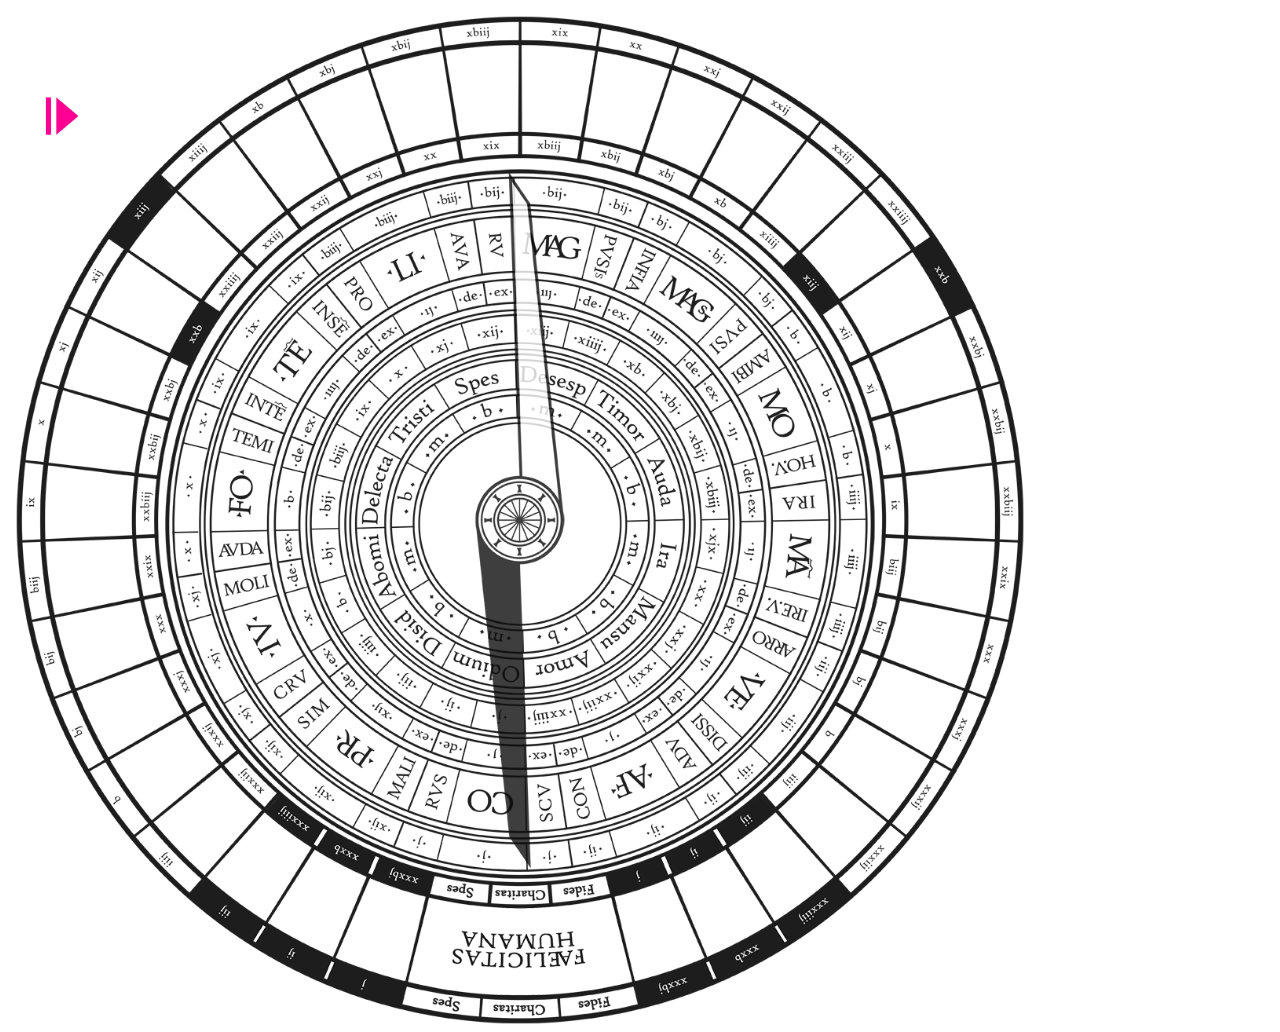
<file: game-board/index.html>
<!doctype html>
<html>
<head>
<title>game board</title>
<link rel="icon" type="image/x-icon" href="assets/img/favicon.ico">
<meta charset="UTF-8">
<meta name="viewport" content="width=device-width, initial-scale=1.0">

<script language="javascript" type="text/javascript" src="assets/library/p5.min.js"></script>
<script language="javascript" type="text/javascript" src="game-board.js"></script>

<link rel="stylesheet" href="assets/css/game-board.css">

</head>
<body>
  <div class="gameboard">
    <img id="tab1" class="boardelements" src="assets/img/TAB1-low.png">
    <img id="tab2" class="boardelements" src="assets/img/TAB2-low.png">
    <img id="tab3" class="boardelements" src="assets/img/TAB3-low.png">
    <img id="tab4" class="boardelements" src="assets/img/TAB4-low.png">
    <img id="pointer" class="boardelements" src="assets/img/Pointer-low.png">
  </div>
</body>
</html>
</file>
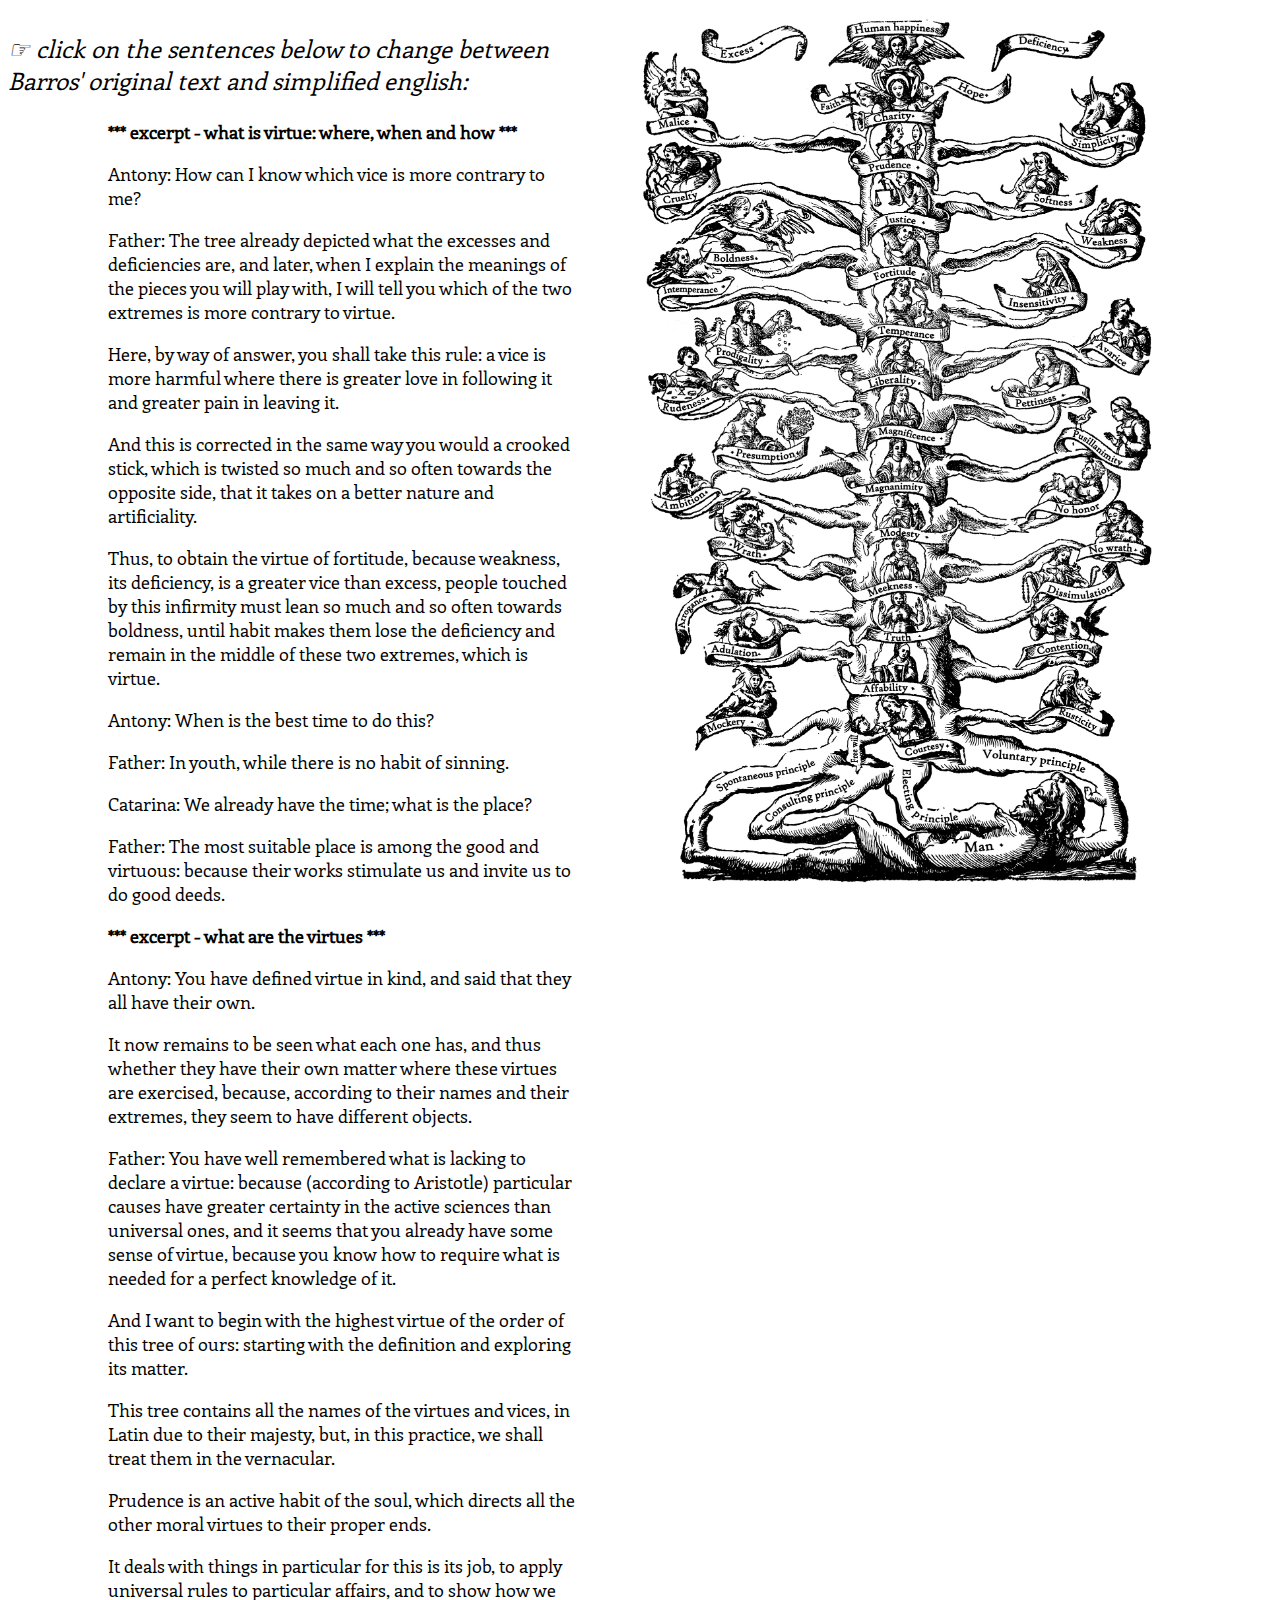
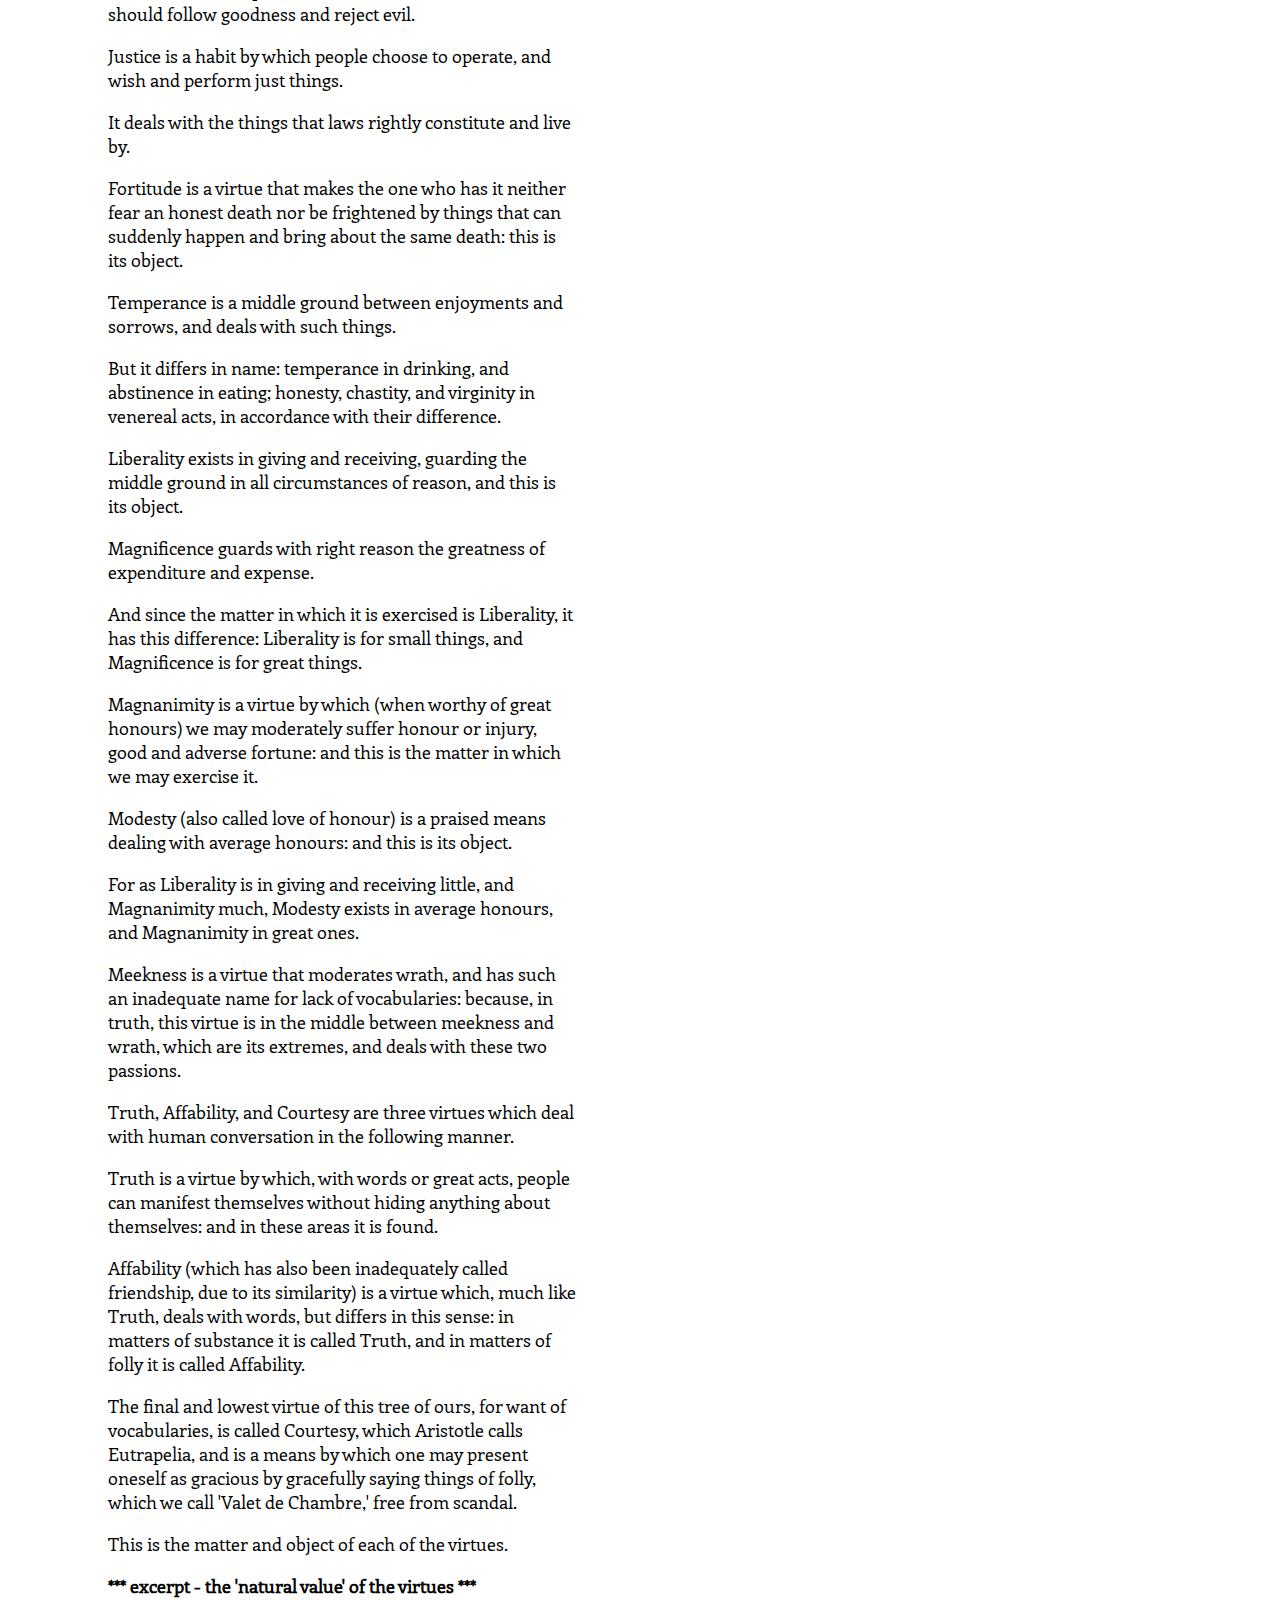
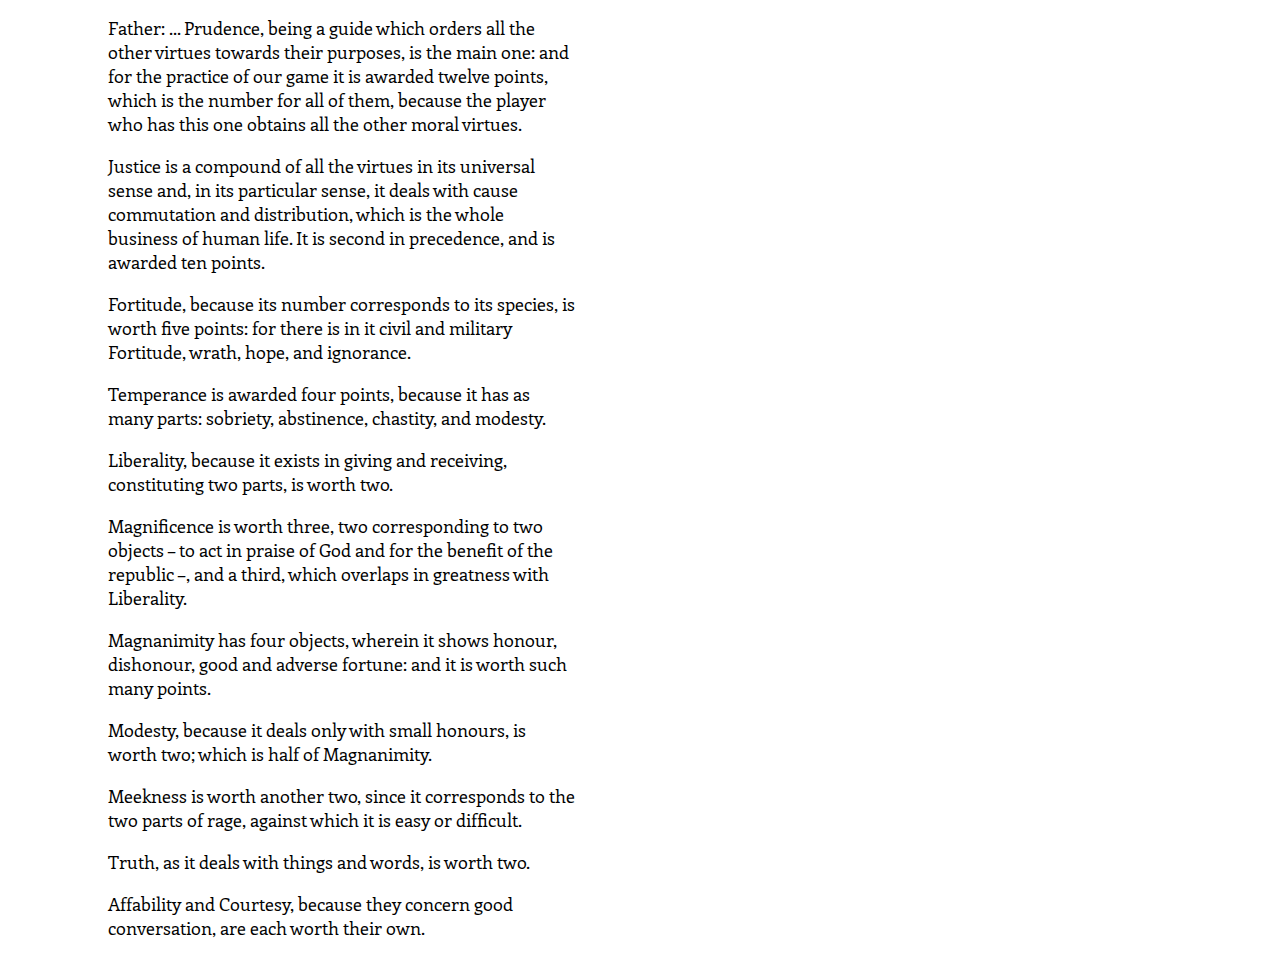
<file: simple-english/index.html>
<!doctype html>
<html>
<head>
<title>simple english</title>
<link rel="icon" type="image/x-icon" href="assets/img/favicon.ico">
<meta charset="UTF-8">
<meta name="viewport" content="width=device-width, initial-scale=1.0">

<script language="javascript" type="text/javascript" src="assets/library/p5.min.js"></script>
<script language="javascript" type="text/javascript" src="simple-english.js"></script>

<link rel="stylesheet" href="assets/css/simple-english.css">

</head>
<body>

  <div id="tree-div">
    <img id="tree-of-virtues" src="assets/img/barros-tree-of-virtues-en-m.jpg"></img>
  </div>

<div id="container">
  <div class="sentences" id="book">
      <p class="sentencesTitle"><em>☞ click on the sentences below to change between
      Barros' original text and simplified english:</em></p>
  </div>
</div>



</body>
</html>
</file>
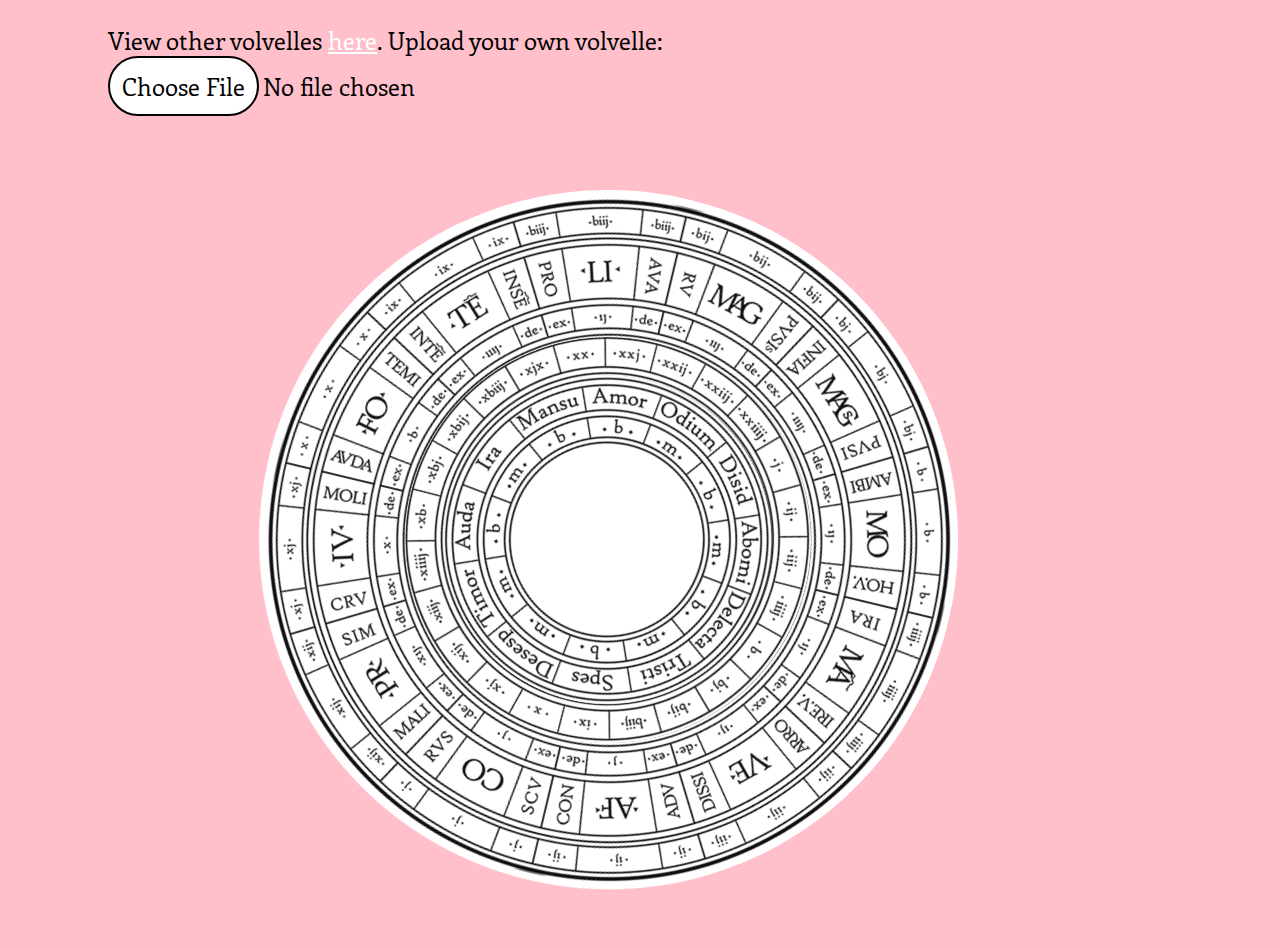
<file: volvelle-image/index.html>
<!--

This code is mostly code written by Logan Franken. Franken posted this project
on their blog/site on July 25th 2011. Quote from Franken's README:

"
Circle-Puzzle
=============
HTML5 rotating concentric circle puzzle created with the HTML5 canvas element
https://github.com/loganfranken/Circle-Puzzle
http://www.loganfranken.com/blog/22/html5-circle-puzzle/
"

The code was adapted to:
- use p5.js
- change variable names: puzzle -> volvelle
- reorganise code
- allow the user to upload their own image to create a volvelle
- allow user to set the percentages at which the volvelles are cut at

-->

<!DOCTYPE html>
<html>
<head>
	<meta charset="UTF-8">
	<title>volvelle from image</title>
  <link rel="stylesheet" type="text/css" href="assets/css/volvelle-image.css">
	<link rel="icon" type="image/x-icon" href="assets/img/favicon.ico">

</head>
<body style="overflow: hidden;">
<div style="max-width: 900px;">
	
	<p id="otherVolvelles">View other volvelles <a target="_blank" style="color:white" href="volvelles.html">here</a>. <span id="uploadButtonInfo">Upload your own volvelle:
		<input type="file" id="uploadButton" name="userVolvelle" accept="image/png, image/jpeg"></span></p>
</div>

<div id="puzzle-canvas-wrapper">
	</div>

	<script language="javascript" type="text/javascript" src="assets/lib/p5.min.js"></script>
	<script language="javascript" type="text/javascript" src="assets/script/volvelle-image.js"></script>
</body>
</html>
</file>
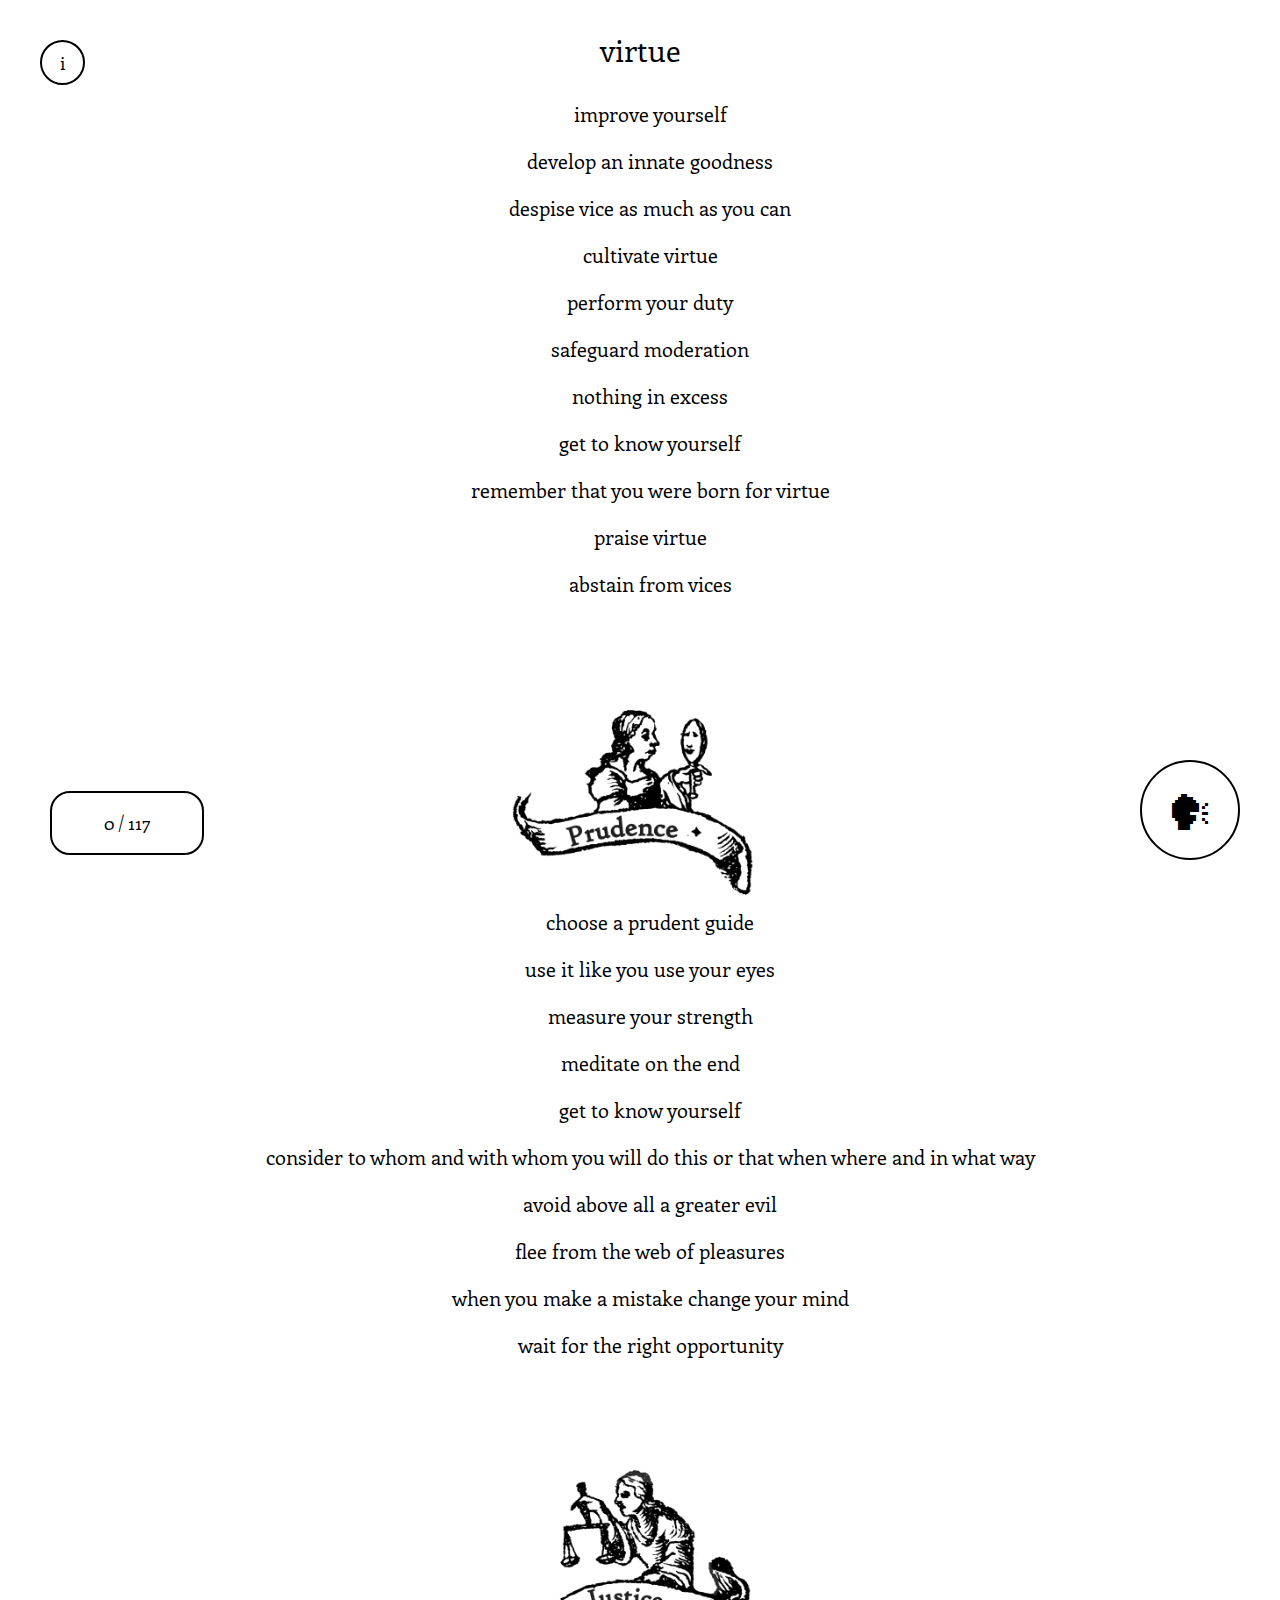
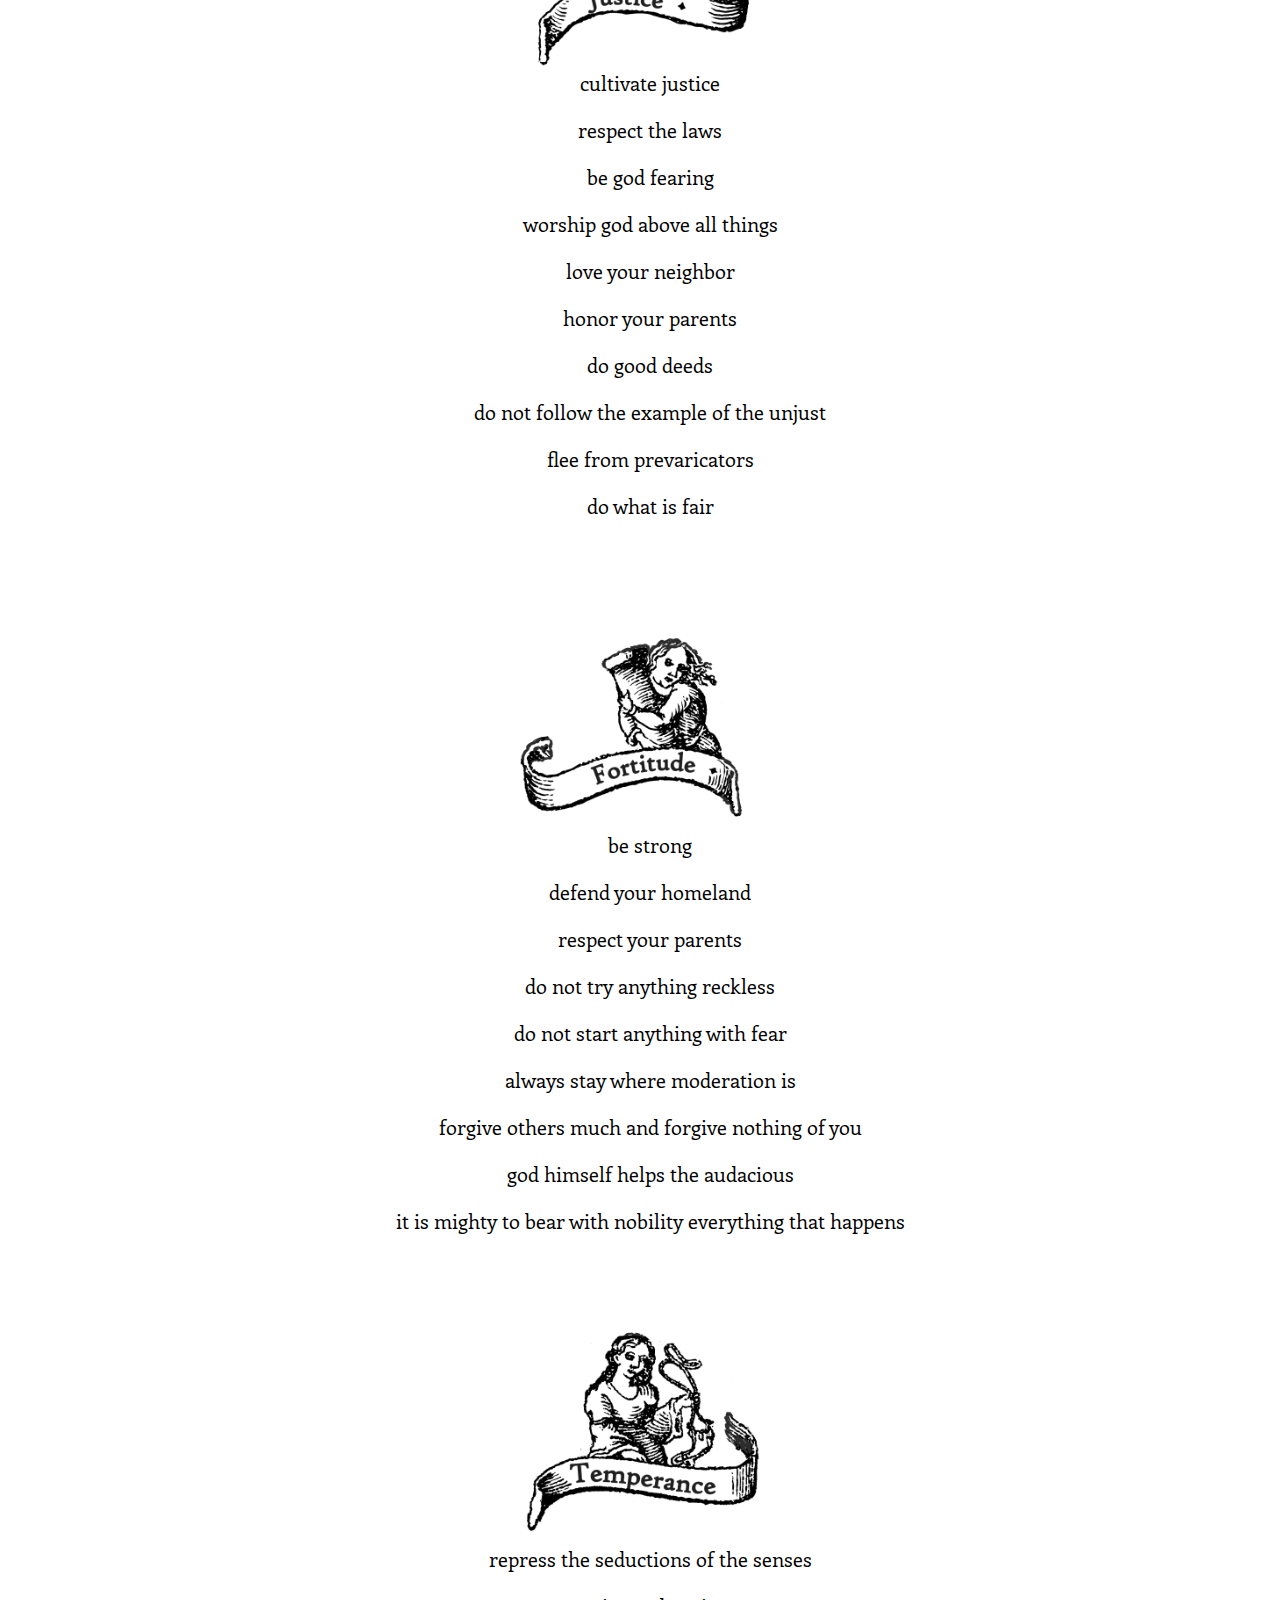
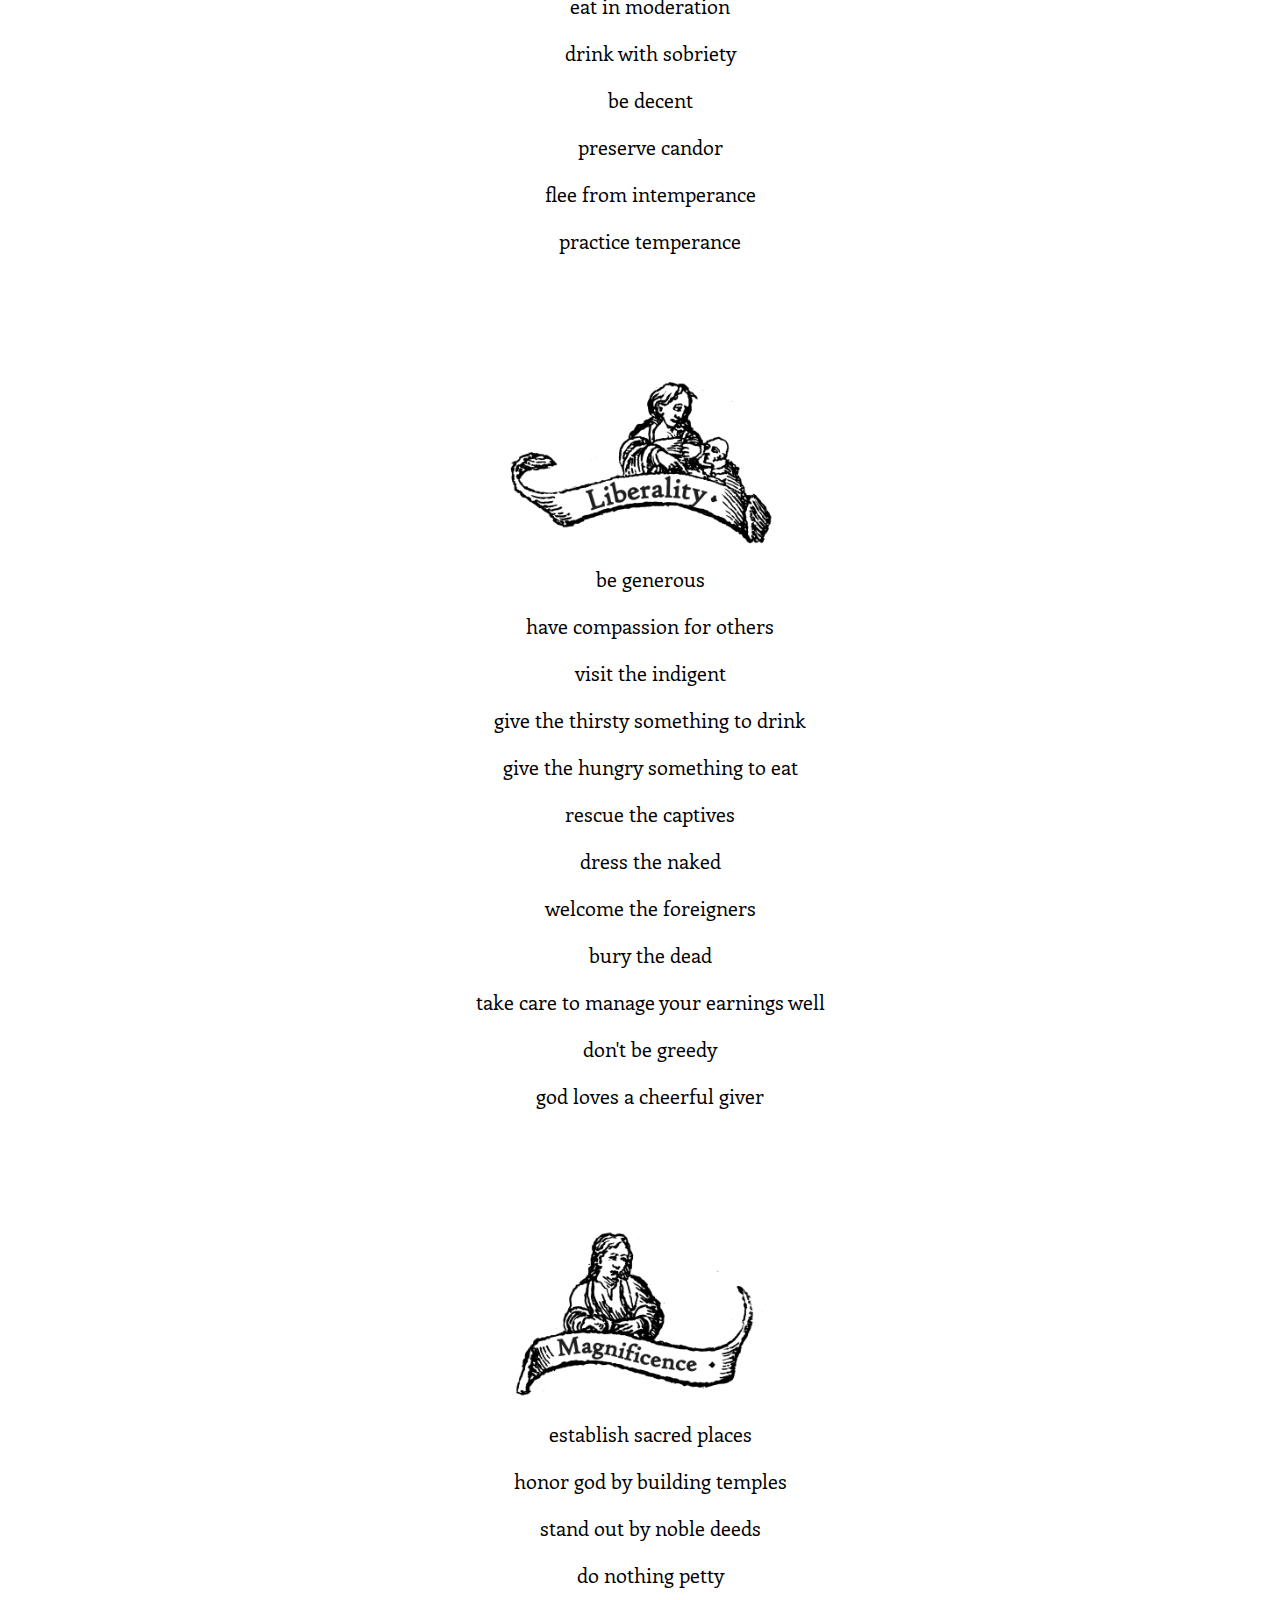
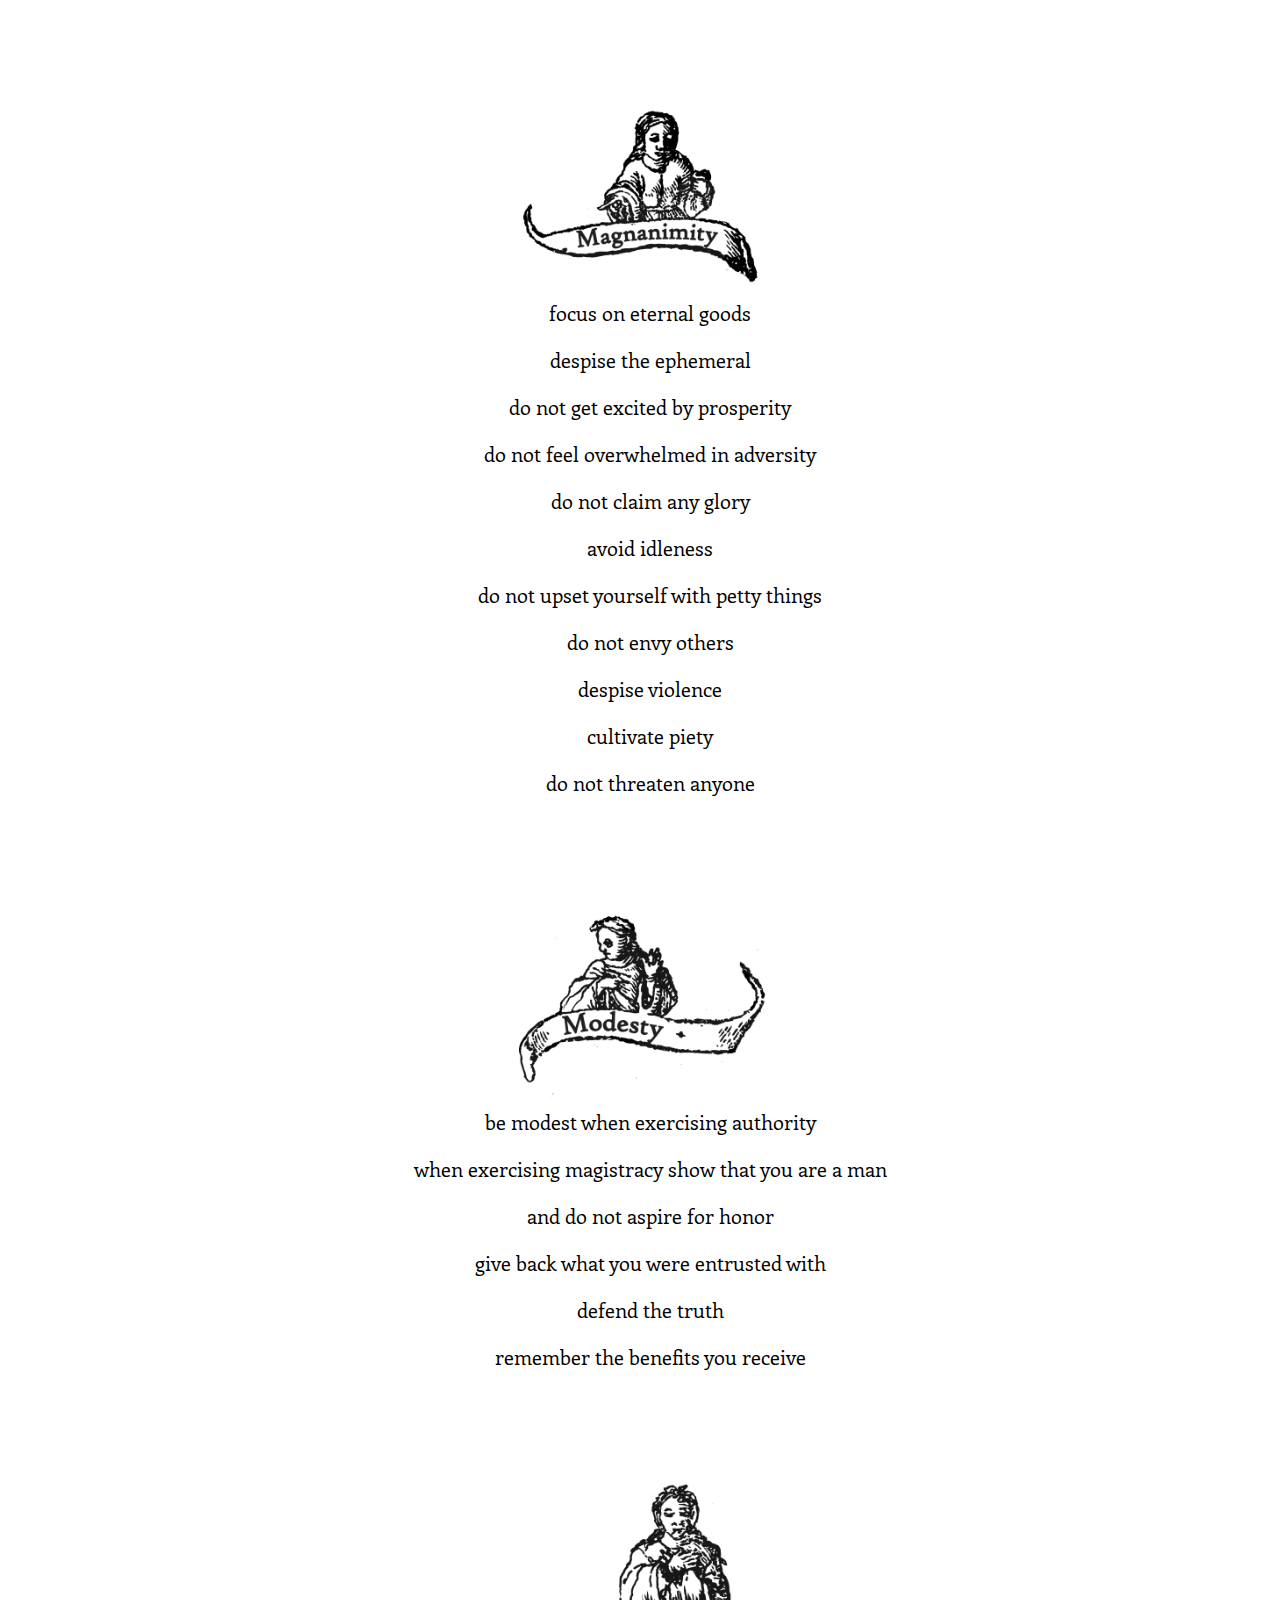
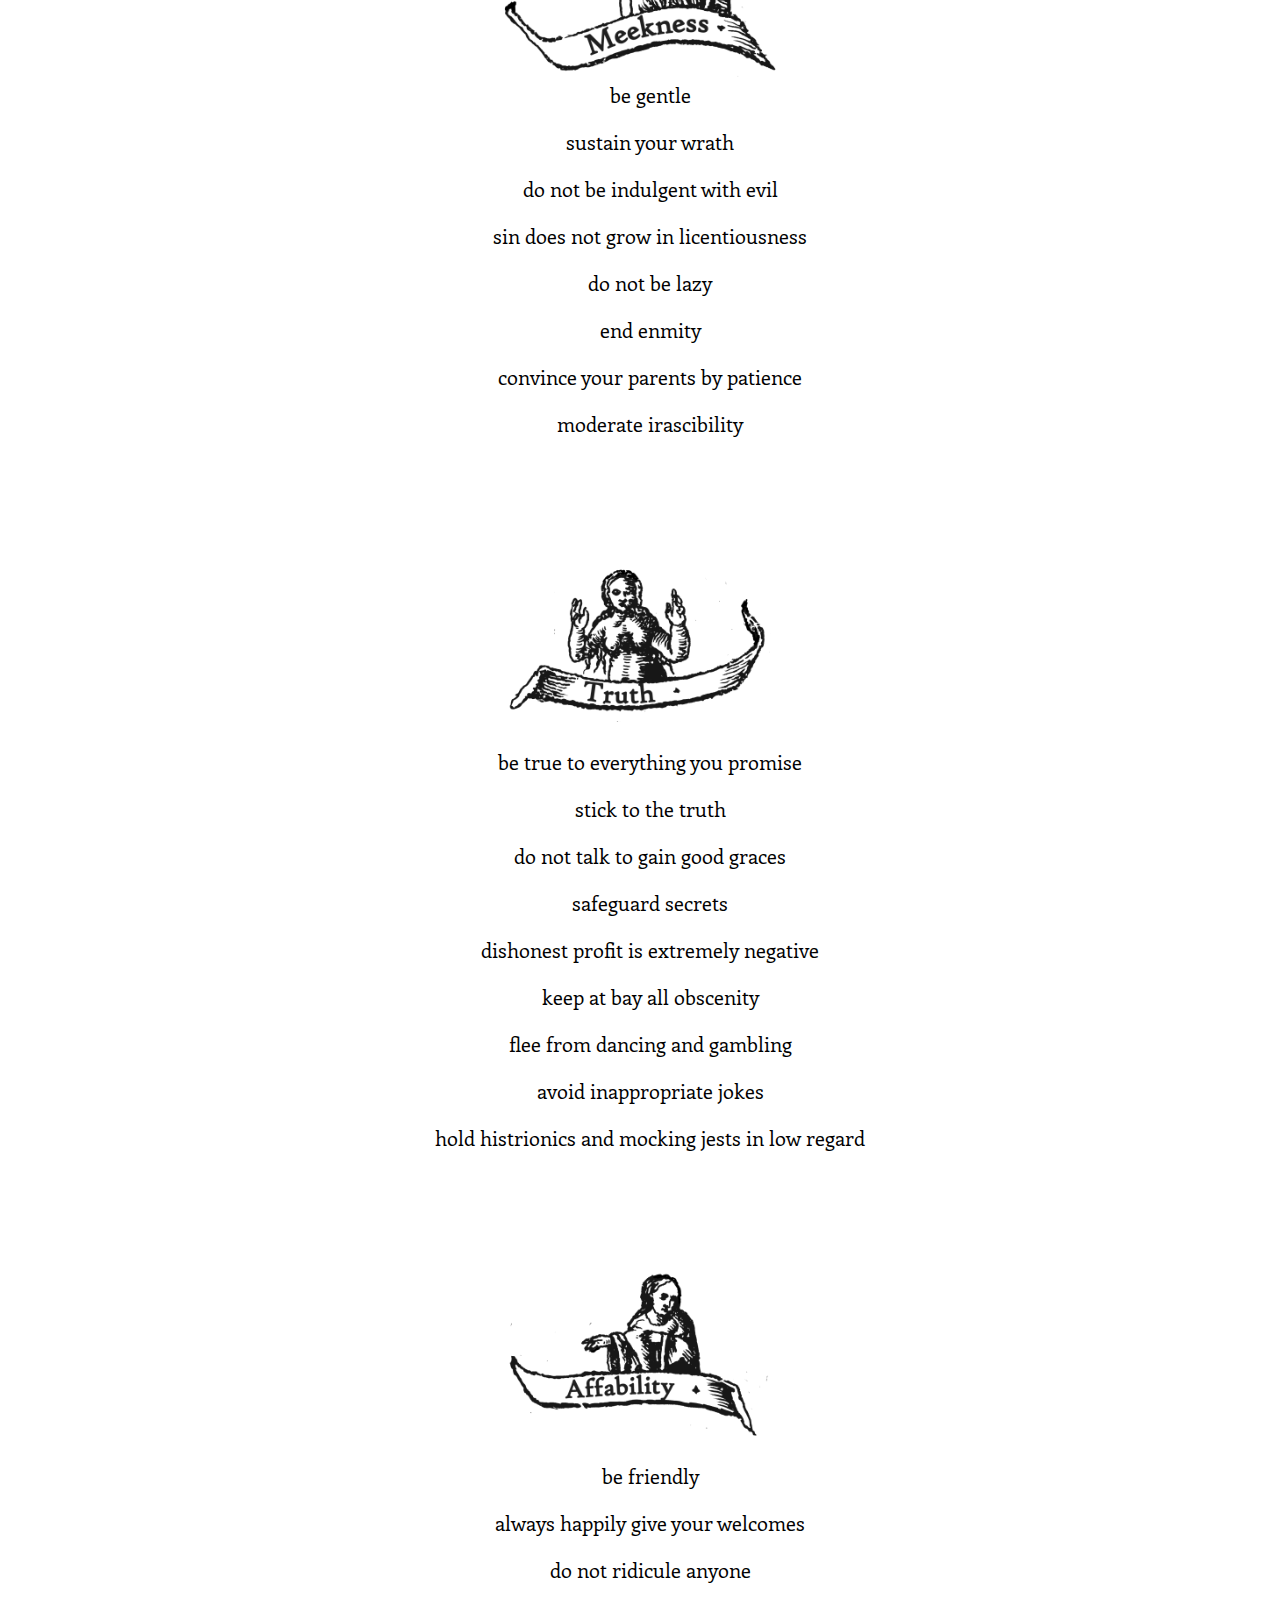
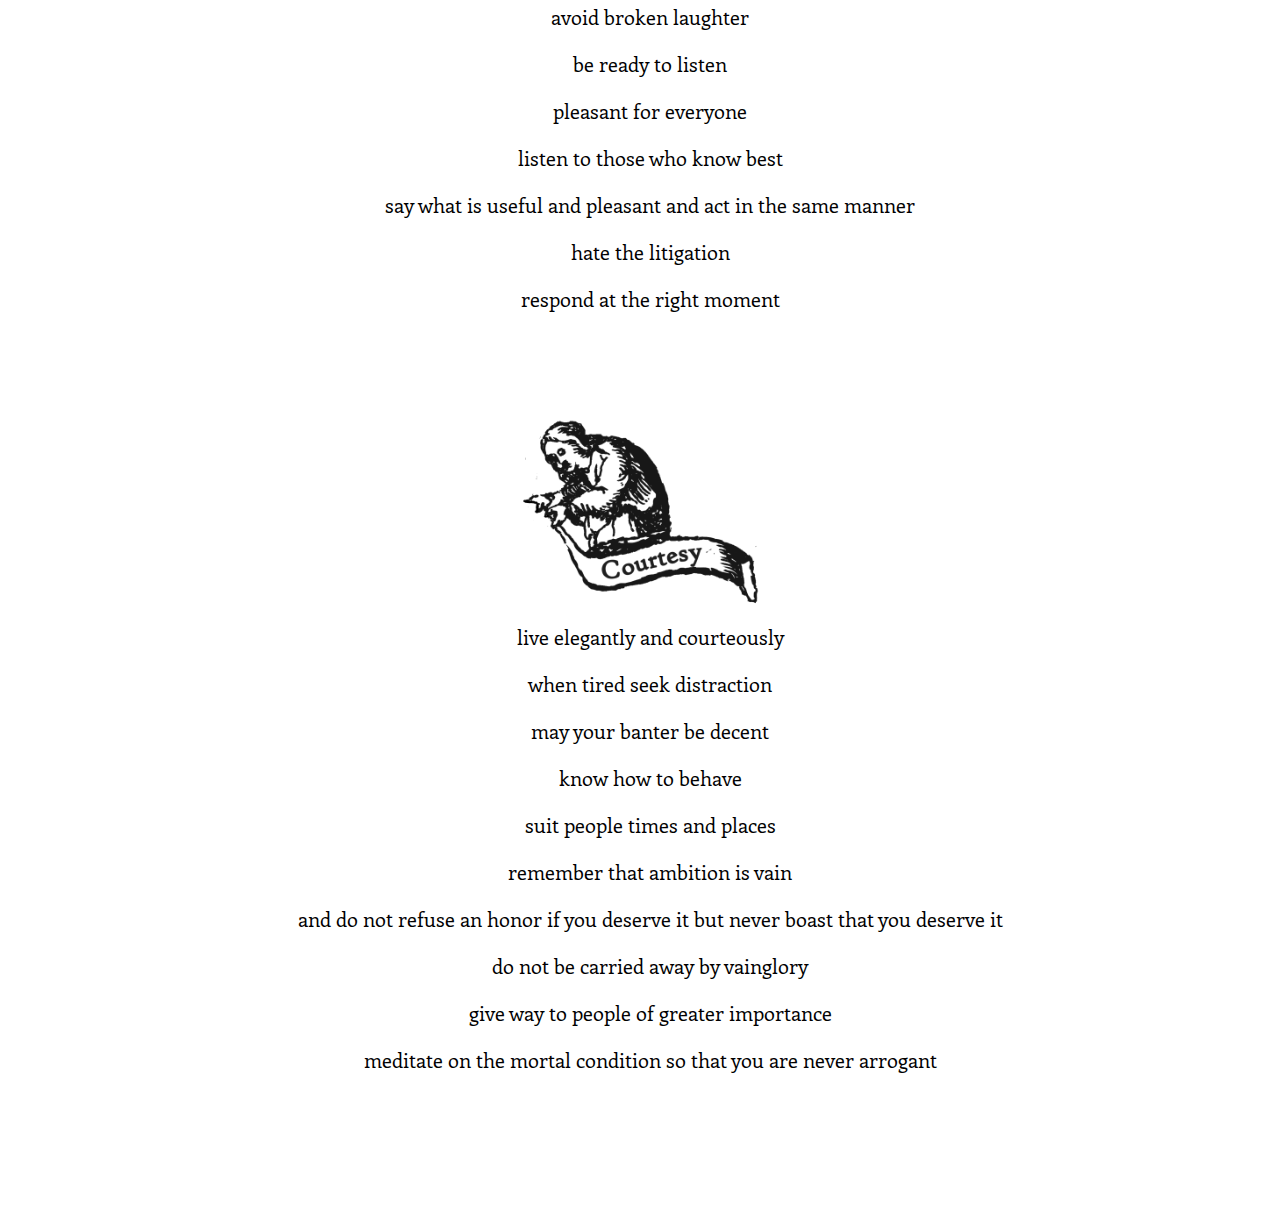
<file: words-of-wisdom/index.html>
<!doctype html>
<html>
<head>
<title>words of wisdom</title>
<link rel="icon" type="image/x-icon" href="assets/img/favicon.ico">
<meta charset="UTF-8">

<script language="javascript" type="text/javascript" src="assets/library/jquery-3.5.1.min.js"></script>
<script language="javascript" type="text/javascript" src="assets/library/p5.min.js"></script>
<script language="javascript" type="text/javascript" src="assets/library/p5.sound.min.js"></script>

<script language="javascript" type="text/javascript" src="words-of-wisdom.js"></script>
<link rel="stylesheet" href="assets/css/words-of-wisdom.css">

</head>
<body>

<div id="audio"></div>
  <div id='container' style="visibility: visible; position:relative">

    <div class='instructions' style="display: none">
        <p>press continuously (desktop) or tap (on mobile phone) </p>
        <p>the 🗣 speaking head</p>
        <p>then 🗣 out loud</p>
        <p>the sentences you see</p>
        <p>one by one</p>
        <p>to increase thy score</p>
        <p>little by little</p>
        <p>words of wisdom</p>
        <p>virtue shall nourish</p>
        <p>and vice abolish</p>
      </p>
    </div>
    <div id=wisdomSentences></div>
    <div id="userSpeaks"></div>

  </div>
</body>
</html>
</file>
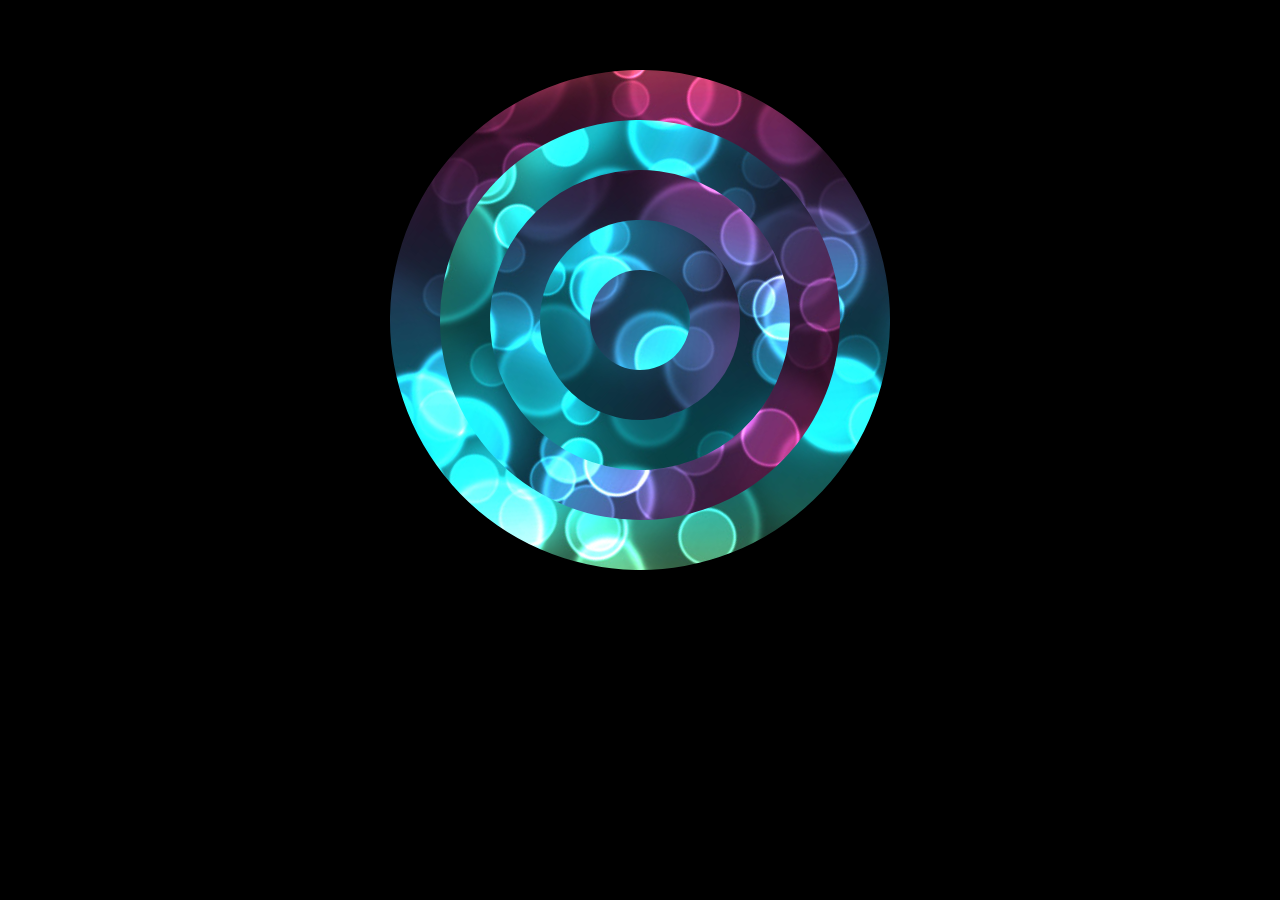
<file: IGNORE/circle puzzle code example/index.html>
<!DOCTYPE html>
<html>
<head>
	<title>Canvas Test</title>
	<style type="text/css">
		body
		{
			background: #000;
		}
	
		#puzzle-canvas-wrapper
		{
			height: 500px;
			margin: 70px auto 0 auto;
			width: 500px;
		}
	</style>
</head>
<body>
	<div id="puzzle-canvas-wrapper">
		<canvas id="puzzle-canvas" width="500" height="500">
			Sorry! Your browser doesn't support the canvas element.
		</canvas>
	</div>
	
	<script type="text/javascript" src="script/puzzle.js"></script>
</body>
</html>
</file>
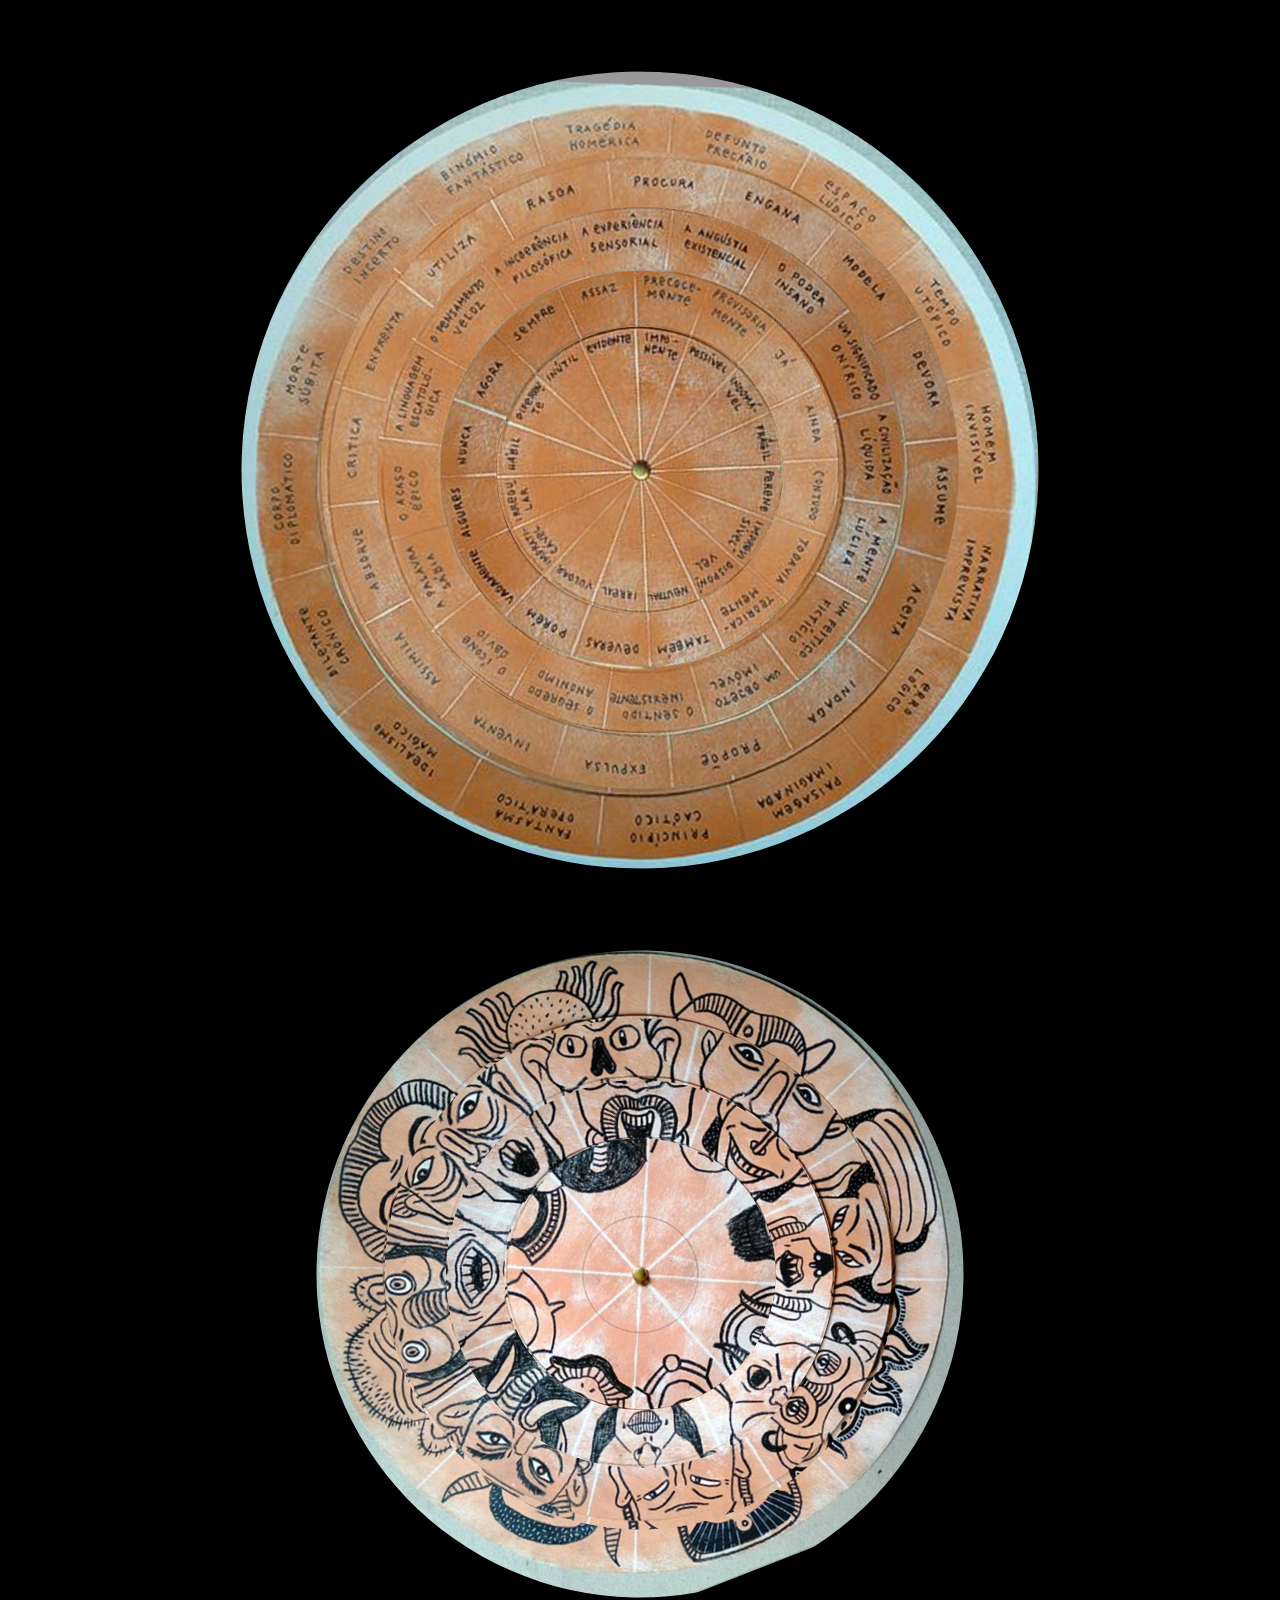
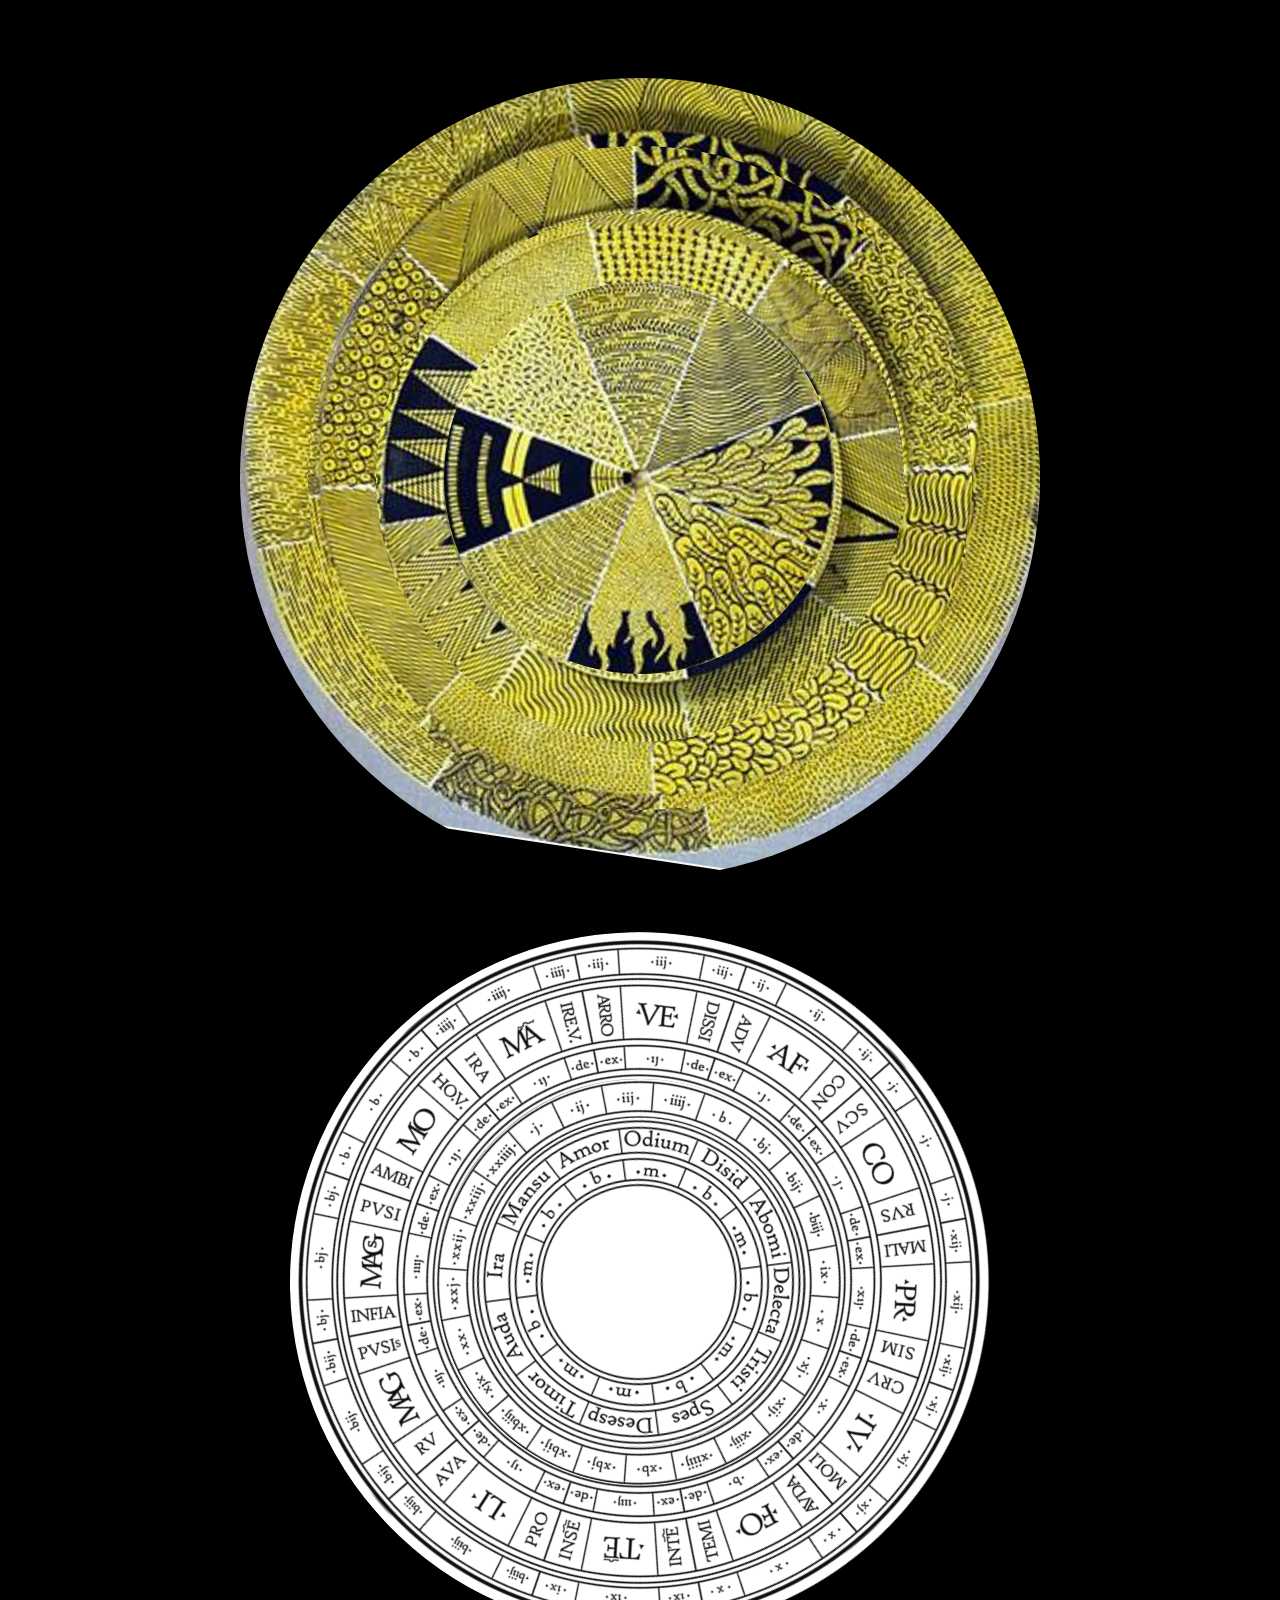
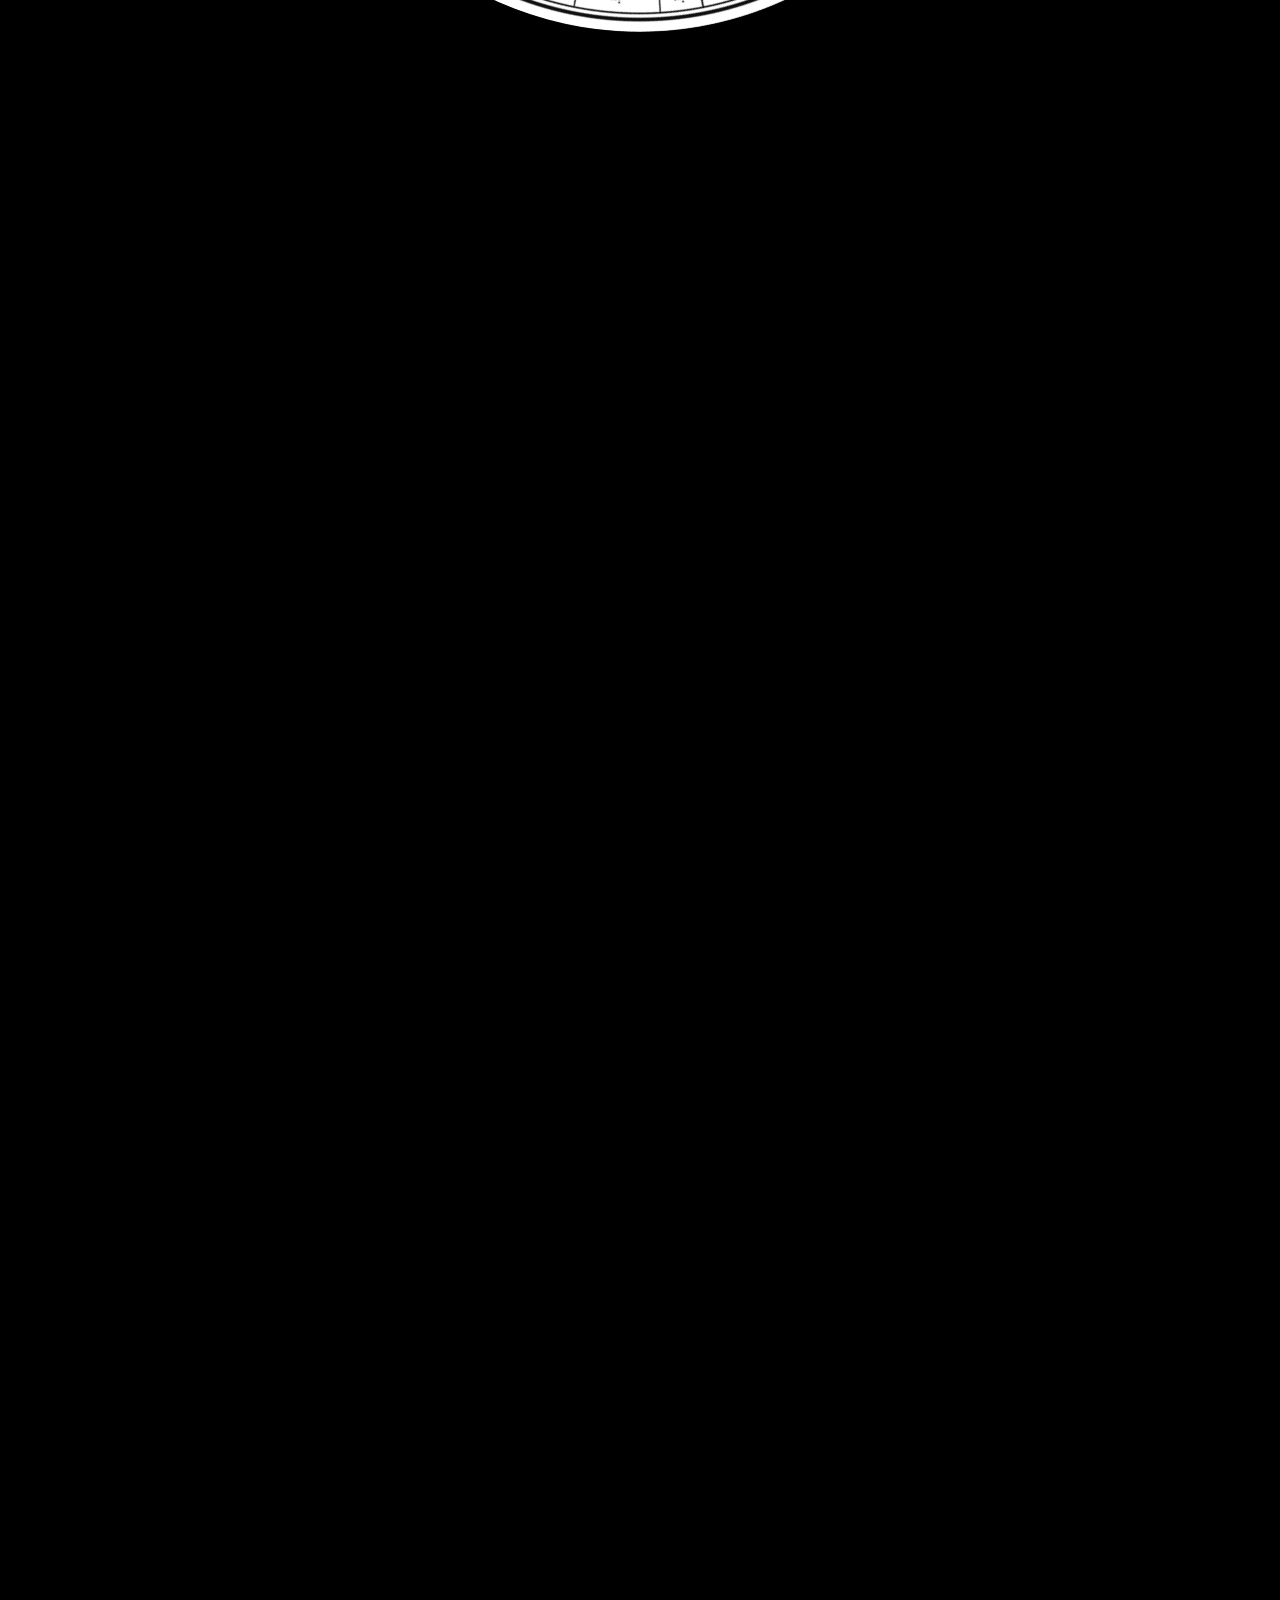
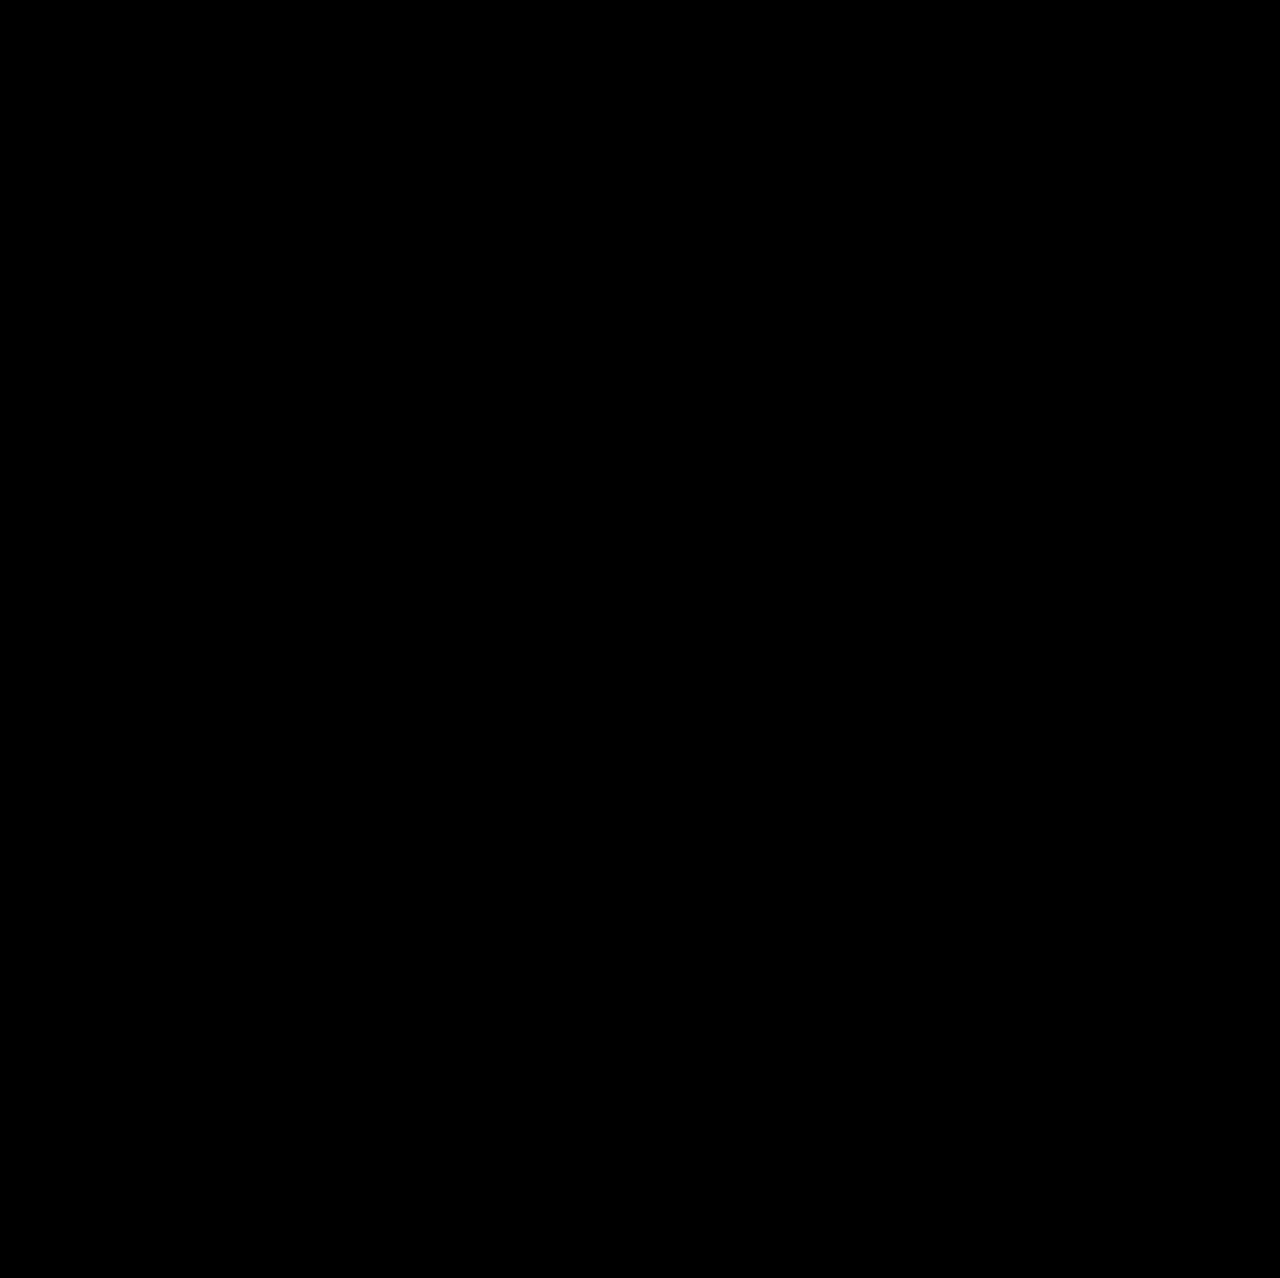
<file: IGNORE/html5 circle puzzle/index.html>
<!DOCTYPE html>
<html>
<head>
	<title>Canvas Test</title>
	<style type="text/css">
		body
		{
			background: #000;
		}

		#puzzle-canvas-wrapper
		{
			height: 6000px;
			margin: 70px auto 0 auto;
			width: 800px;
		}
	</style>
</head>
<body>
	<div id="puzzle-canvas-wrapper">
		<canvas id="puzzle-canvas-1" width="800" height="800"></canvas>
		<canvas id="puzzle-canvas-2" width="800" height="800"></canvas>
		<canvas id="puzzle-canvas-3" width="800" height="800"></canvas>
		<canvas id="puzzle-canvas-4" width="800" height="800"></canvas>
	</div>

	<script type="text/javascript" src="script/puzzle.js"></script>
</body>
</html>
</file>
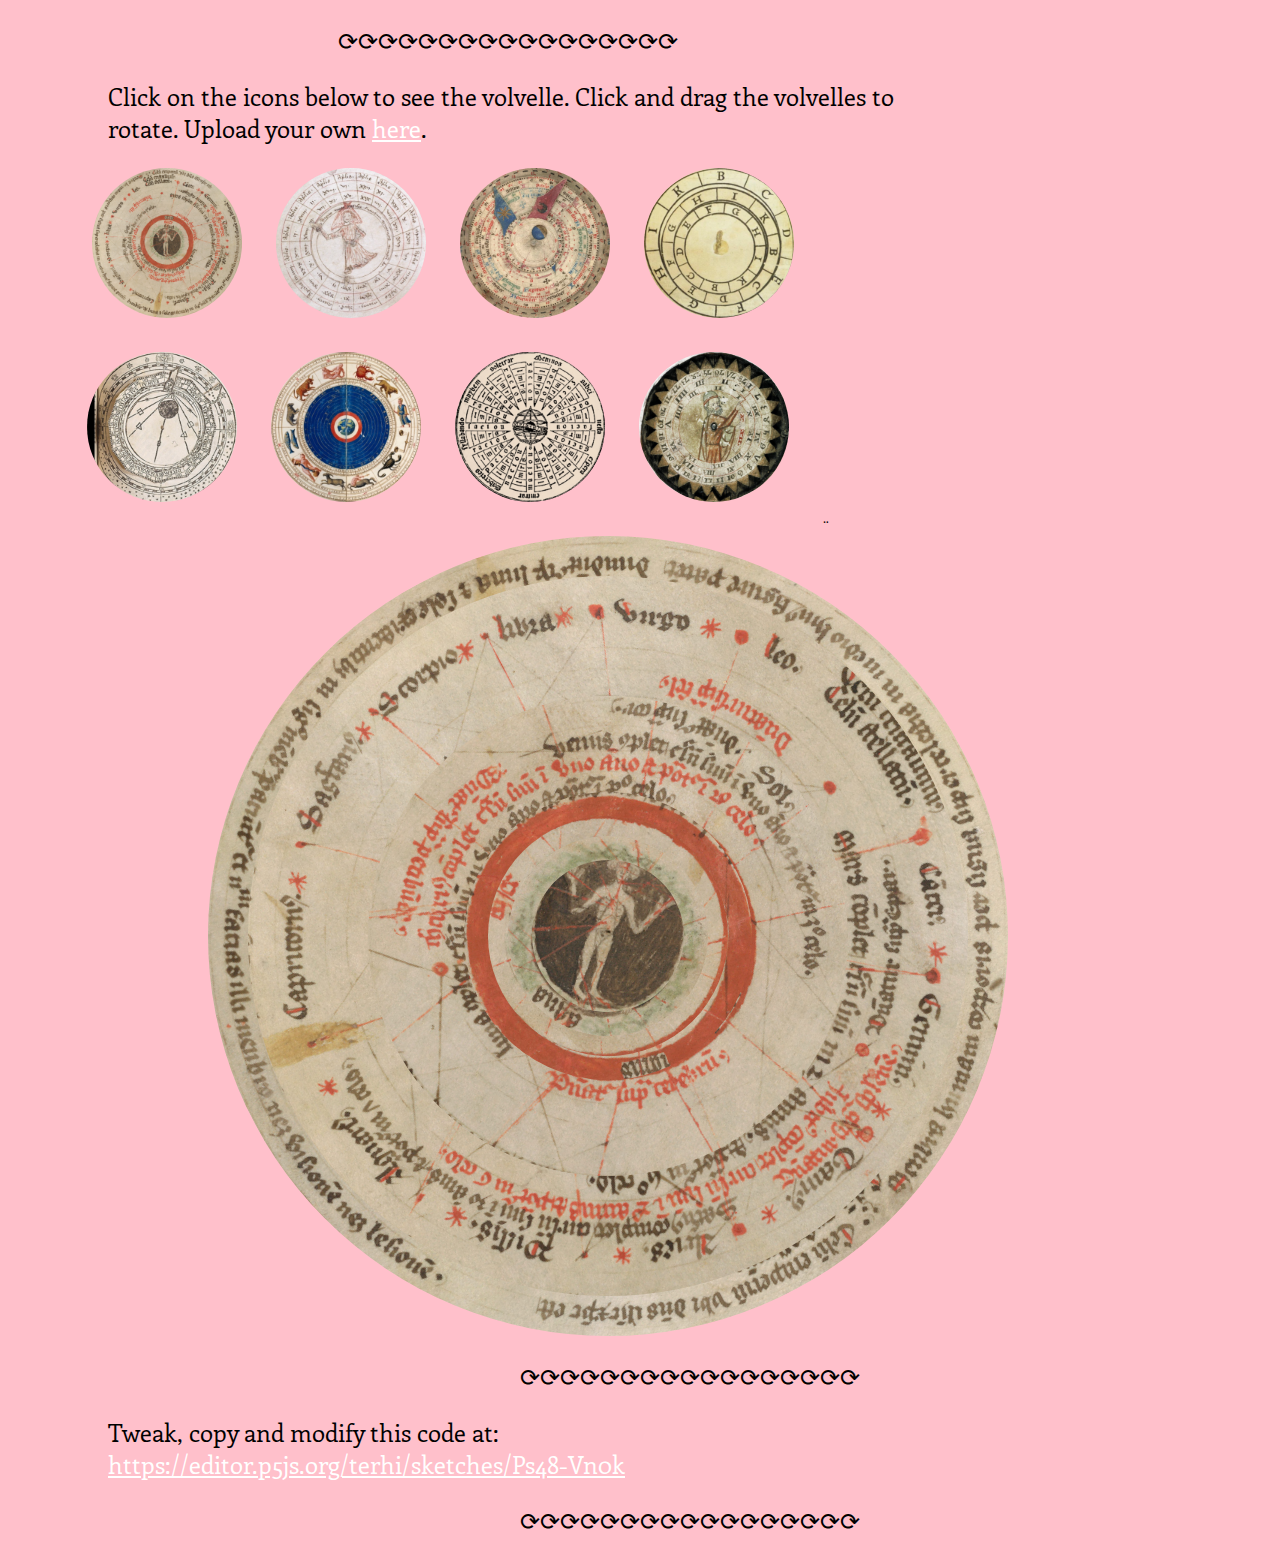
<file: volvelle-image/historical/index.html>
<!-- MIDNIGHT -->

<!--

This code is mostly code written by Logan Franken. Franken posted this project
on their blog/site on July 25th 2011. Quote from Franken's README:

"
Circle-Puzzle
=============
HTML5 rotating concentric circle puzzle created with the HTML5 canvas element
https://github.com/loganfranken/Circle-Puzzle
http://www.loganfranken.com/blog/22/html5-circle-puzzle/
"

The code was adapted to:
- use p5.js
- change variable names: puzzle -> volvelle
- reorganise code
- allow the user to upload their own image to create a volvelle
- allow user to set the percentages at which the volvelles are cut at

-->

<!DOCTYPE html>
<html>
<head>
	<meta charset="UTF-8">
	<title>volvelle from image</title>
  <link rel="stylesheet" type="text/css" href="../assets/css/volvelle-image.css">
	<link rel="icon" type="image/x-icon" href="../assets/img/favicon.ico">
	<style>
		img{margin-bottom: 30px;}
	</style>
</head>
<body>
<div style="max-width: 900px;">
	<p style="text-align: center">⟳⟳⟳⟳⟳⟳⟳⟳⟳⟳⟳⟳⟳⟳⟳⟳⟳</p>
	<p>Click on the icons below to see the volvelle. Click and drag the volvelles to rotate. 
        Upload your own <a tarcreateRotatingVolvelleget="_blank" href="../index.html" style="color:white">here</a>.
    </p>
	<div style="text-align: center">
	<img onclick="createRotatingVolvelle(img1)" style="cursor: pointer; width: 150px; margin-right: 30px; border-radius: 50%" src="img/img-1.png"></img>
	<img onclick="createRotatingVolvelle(img2)" style="cursor: pointer; width: 150px; margin-right: 30px; border-radius: 50%" src="img/img-2.png"></img>
	<img onclick="createRotatingVolvelle(img3)" style="cursor: pointer; width: 150px; margin-right: 30px; border-radius: 50%" src="img/img-3.png"></img>
	<img onclick="createRotatingVolvelle(img4)" style="cursor: pointer; width: 150px; margin-right: 30px; border-radius: 50%" src="img/img-4.png"></img>
	<img onclick="createRotatingVolvelle(img5)" style="cursor: pointer; width: 150px; margin-right: 30px; border-radius: 50%" src="img/img-5.png"></img>
	<img onclick="createRotatingVolvelle(img6)" style="cursor: pointer; width: 150px; margin-right: 30px; border-radius: 50%" src="img/img-6.png"></img>
	<img onclick="createRotatingVolvelle(img7)" style="cursor: pointer; width: 150px; margin-right: 30px; border-radius: 50%" src="img/img-7.png"></img>
	<img onclick="createRotatingVolvelle(img8)" style="cursor: pointer; width: 150px; margin-right: 30px; border-radius: 50%" src="img/img-8.png"></img>

¨</div>

    <div id="puzzle-canvas-wrapper"></div>
	</div>

<p style="text-align: center">⟳⟳⟳⟳⟳⟳⟳⟳⟳⟳⟳⟳⟳⟳⟳⟳⟳</p>
	<p>Tweak, copy and modify this code at:
			<br><a target="_blank" style="color:white" href="https://editor.p5js.org/terhi/sketches/Ps48-Vn0k">https://editor.p5js.org/terhi/sketches/Ps48-Vn0k</a></p>
			<p style="text-align: center">⟳⟳⟳⟳⟳⟳⟳⟳⟳⟳⟳⟳⟳⟳⟳⟳⟳</p>

	<script language="javascript" type="text/javascript" src="../assets/lib/p5.min.js"></script>
	<script language="javascript" type="text/javascript" src="volvelle-image.js"></script>
</body>
</html>
</file>
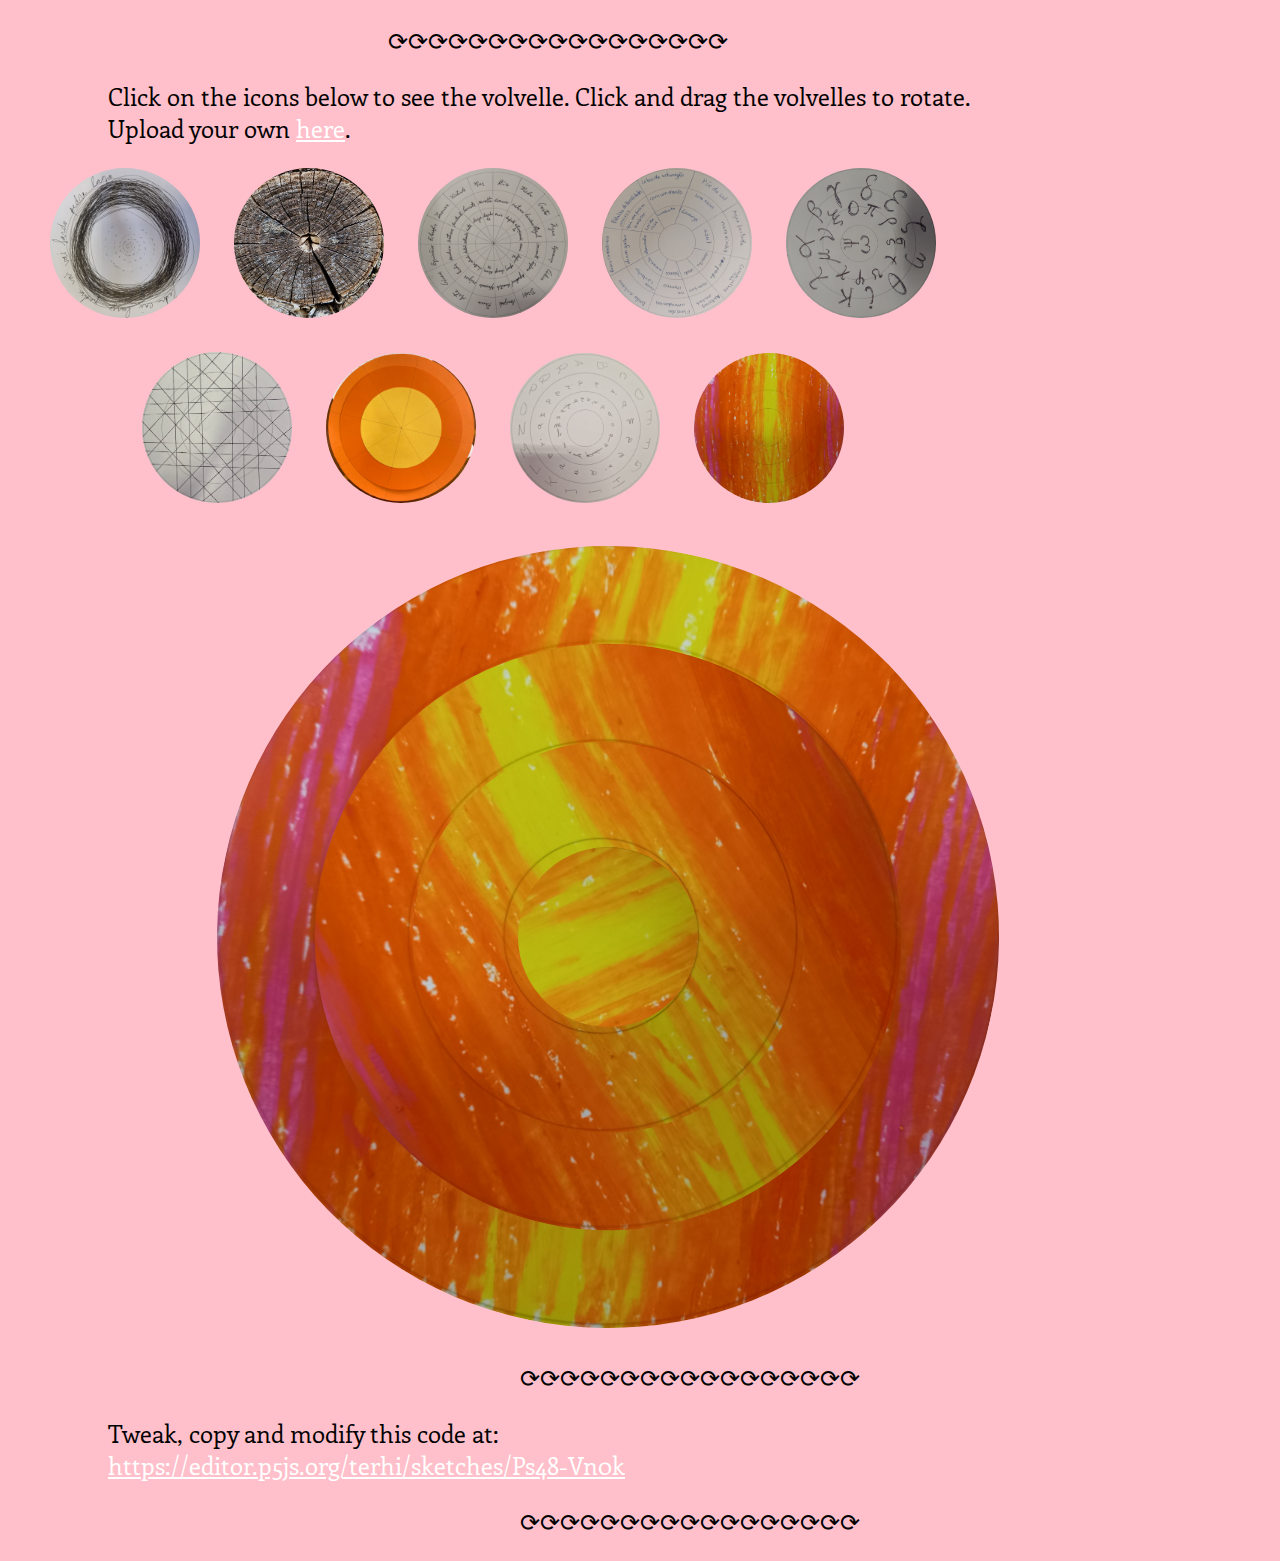
<file: volvelle-image/midnight/index.html>
<!-- MIDNIGHT -->

<!--

This code is mostly code written by Logan Franken. Franken posted this project
on their blog/site on July 25th 2011. Quote from Franken's README:

"
Circle-Puzzle
=============
HTML5 rotating concentric circle puzzle created with the HTML5 canvas element
https://github.com/loganfranken/Circle-Puzzle
http://www.loganfranken.com/blog/22/html5-circle-puzzle/
"

The code was adapted to:
- use p5.js
- change variable names: puzzle -> volvelle
- reorganise code
- allow the user to upload their own image to create a volvelle
- allow user to set the percentages at which the volvelles are cut at

-->

<!DOCTYPE html>
<html>
<head>
	<style>
		img{margin-bottom: 30px;}
	</style>
	<meta charset="UTF-8">
	<title>midnight rotating tree</title>
  <link rel="stylesheet" type="text/css" href="../assets/css/volvelle-image.css">
	<link rel="icon" type="image/x-icon" href="../assets/img/favicon.ico">

</head>
<body>
<div style="max-width: 1000px;">
	<p style="text-align: center">⟳⟳⟳⟳⟳⟳⟳⟳⟳⟳⟳⟳⟳⟳⟳⟳⟳</p>
	<p>Click on the icons below to see the volvelle. Click and drag the volvelles to rotate. 
        Upload your own <a target="_blank" href="../index.html" style="color:white">here</a>.
    </p>
	<div style="text-align: center">
		<img onclick="createRotatingVolvelle(pedro1)" style="cursor: pointer; width: 150px; margin-right: 30px; border-radius: 50%" src="img/pedro-1.jpg"></img>
		<img onclick="createRotatingVolvelle(sofia2)" style="cursor: pointer; width: 150px; margin-right: 30px; border-radius: 50%" src="img/sofia-2.jpg"></img>
		<img onclick="createRotatingVolvelle(x1)" style="cursor: pointer; width: 150px; margin-right: 30px; border-radius: 50%" src="img/x-1.jpg"></img>
		<img onclick="createRotatingVolvelle(michel2)" style="cursor: pointer; width: 150px; margin-right: 30px; border-radius: 50%" src="img/michel-2.jpg"></img>
		<img onclick="createRotatingVolvelle(manuel1)" style="cursor: pointer; width: 150px; margin-right: 30px; border-radius: 50%" src="img/manuel-1.jpg"></img>
		<img onclick="createRotatingVolvelle(terhi1)" style="cursor: pointer; width: 150px; margin-right: 30px; border-radius: 50%" src="img/terhi-1.jpg"></img>
		<img onclick="createRotatingVolvelle(blank1)" style="cursor: pointer; width: 150px; margin-right: 30px; border-radius: 50%" src="img/blank-1.jpg"></img>
		<img onclick="createRotatingVolvelle(sofia1)" style="cursor: pointer; width: 150px; margin-right: 30px; border-radius: 50%" src="img/sofia-1.jpg"></img>
		<img onclick="createRotatingVolvelle(celeste1)" style="cursor: pointer; width: 150px; margin-right: 30px; border-radius: 50%" src="img/celeste-1.jpg"></img>
	</div>

    <div id="puzzle-canvas-wrapper"></div>
	</div>

<p style="text-align: center">⟳⟳⟳⟳⟳⟳⟳⟳⟳⟳⟳⟳⟳⟳⟳⟳⟳</p>
	<p>Tweak, copy and modify this code at:
			<br><a target="_blank" style="color:white" href="https://editor.p5js.org/terhi/sketches/Ps48-Vn0k">https://editor.p5js.org/terhi/sketches/Ps48-Vn0k</a></p>
			<p style="text-align: center">⟳⟳⟳⟳⟳⟳⟳⟳⟳⟳⟳⟳⟳⟳⟳⟳⟳</p>

	<script language="javascript" type="text/javascript" src="../assets/lib/p5.min.js"></script>
	<script language="javascript" type="text/javascript" src="volvelle-image.js"></script>
</body>
</html>
</file>
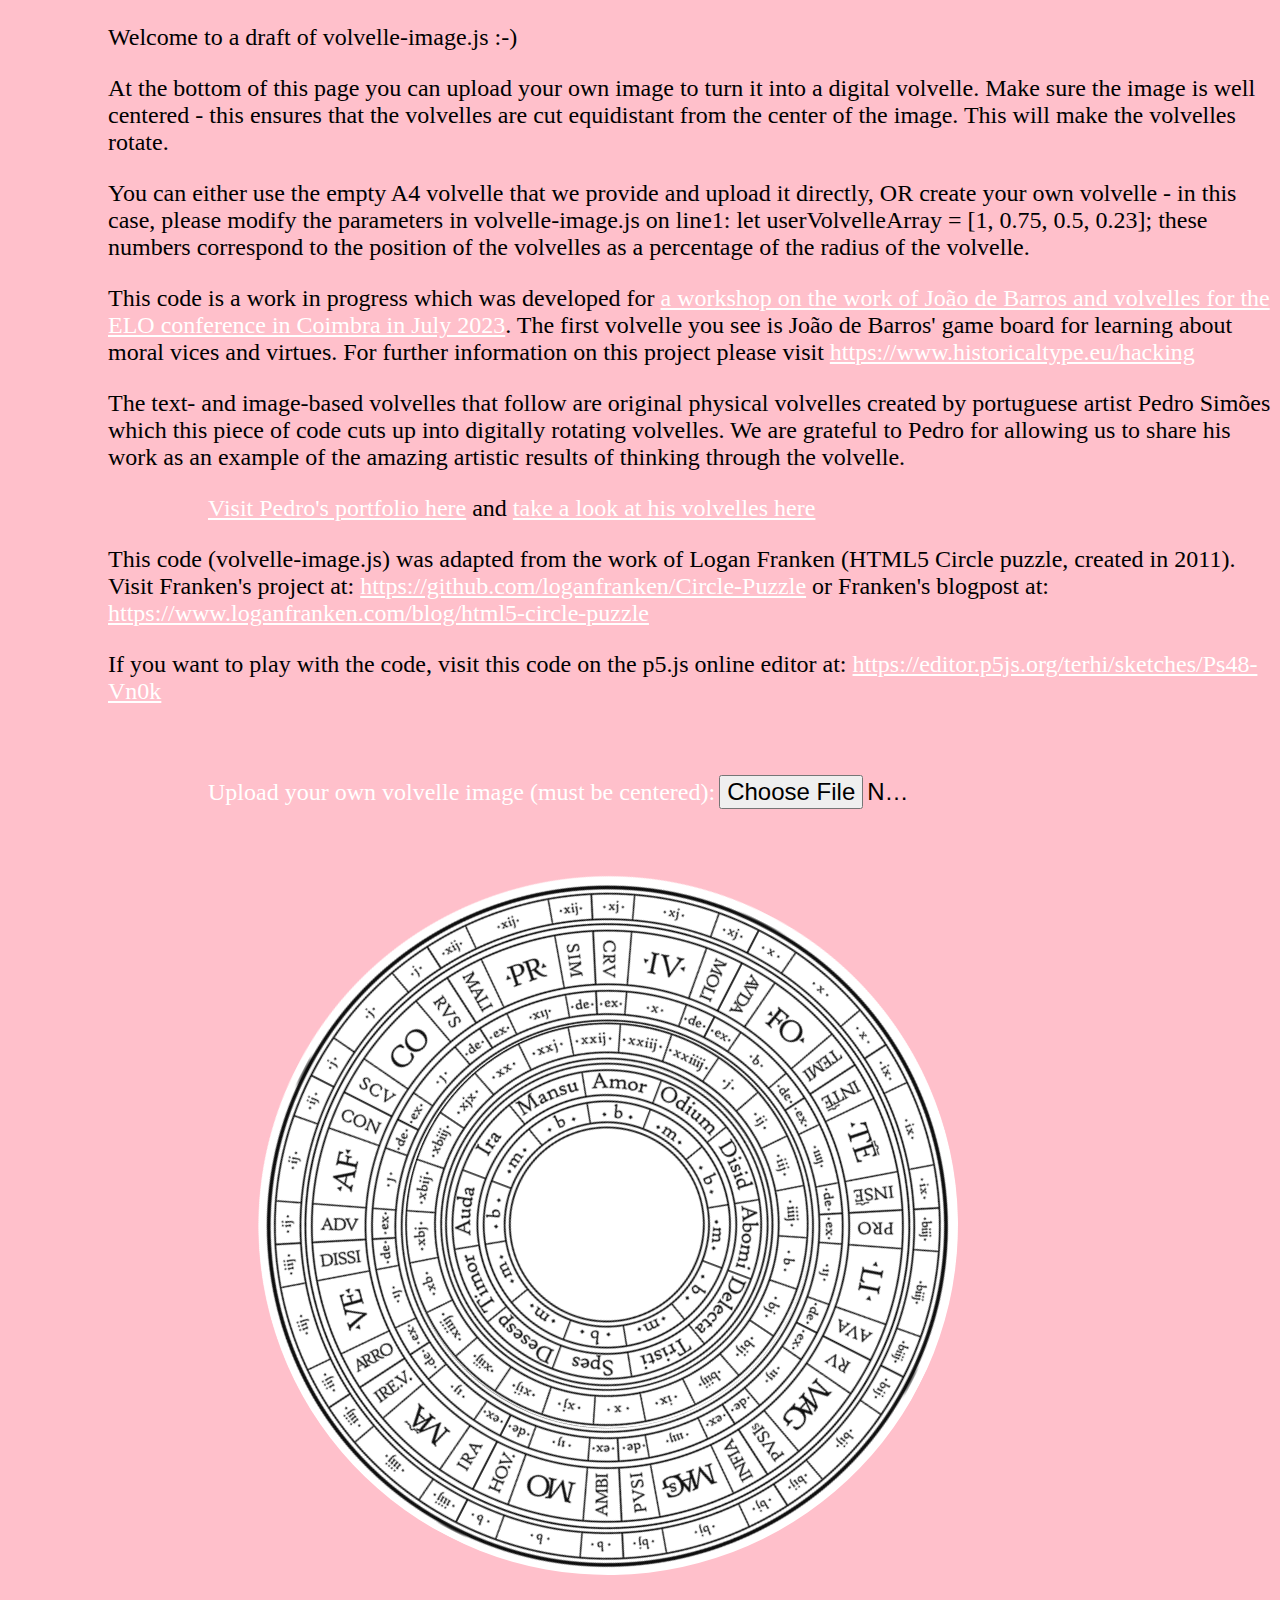
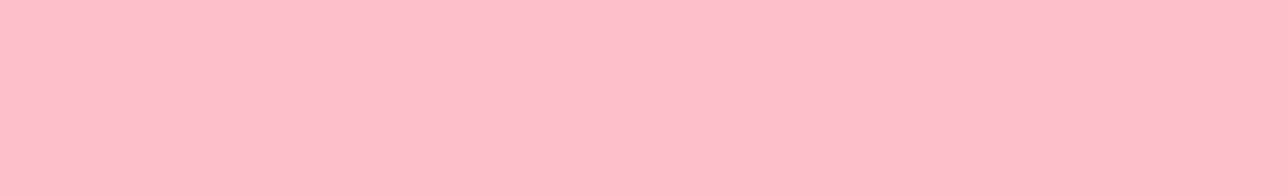
<file: volvelle-image/index-draft.html>
<!--

This code is based on code written by Logan Franken. Franken posted this project
on their blog/site on July 25th 2011. Quote from Franken's README:

"
Circle-Puzzle
=============

HTML5 rotating concentric circle puzzle created with the HTML5 canvas element

http://www.loganfranken.com/blog/22/html5-circle-puzzle/
"

The code was adapted by:
- allow user to set the percentages at which the volvelles are cut at
- allow the user to upload their own image to create a volvelles

todo:
- translate this code into "pure" p5.js


-->



<!DOCTYPE html>
<html>
<head>
	<meta charset="UTF-8">
	<title>create a volvelle from an image</title>
	    <link rel="stylesheet" type="text/css" href="css/volvelle-image.css">
</head>
<body>

	<p>Welcome to a draft of volvelle-image.js  :-) </p>
	<p>At the bottom of this page you can upload your own image to turn it into a
		digital volvelle. Make sure the image is well centered - this ensures that
		the volvelles are cut equidistant from the center of the image. This will
		make the volvelles rotate.</p>
	<p>You can either use the empty A4 volvelle that we
		provide and upload it directly, OR create your own volvelle - in this case,
		please modify the parameters in volvelle-image.js on line1:
		let userVolvelleArray = [1, 0.75, 0.5, 0.23]; these numbers correspond to
		the position of the volvelles as a percentage of the radius of the volvelle.</p>
	<p>This code is a work in progress which was developed for
		<a style="color:white" href="https://ucpages.uc.pt/en/events/overcoming-divides-electronic-literature-and-social-change/workshops/#Session13">
			a workshop on the
		work of João de Barros and volvelles for the ELO conference in Coimbra in
		July 2023</a>. The first volvelle you see is João de Barros' game board for
		learning about moral vices and virtues. For further information on this project
	please visit <a style="color:white" href="https://www.historicaltype.eu/hacking">https://www.historicaltype.eu/hacking</a></p>
	<p>The text- and image-based volvelles that follow are original physical
		volvelles created by portuguese artist Pedro Simões which this piece of
		code cuts up into digitally rotating volvelles. We are grateful to Pedro
		for allowing us to share his work as an example of the amazing artistic
		results of thinking through the volvelle.</p>
		<p><a style="margin-top: 50px;	margin-left: 100px; color:white; font-size: 24px;"
		href="http://www.behance.net/pedsimthings">Visit Pedro's portfolio here</a> and
		<a style="color:white; font-size: 24px;" href="https://www.behance.net/gallery/143486181/Diagramas-circulares-de-arte-combinatoria">take a look at his volvelles here</a><p>
	<p>This code (volvelle-image.js) was adapted from the work of Logan Franken (HTML5 Circle puzzle, created in 2011). Visit Franken's project at:
		<a style="color:white" href="https://github.com/loganfranken/Circle-Puzzle">https://github.com/loganfranken/Circle-Puzzle</a> or Franken's blogpost at:
		<a style="color:white" href="https://www.loganfranken.com/blog/html5-circle-puzzle">https://www.loganfranken.com/blog/html5-circle-puzzle</a></p>
	<p>If you want to play with the code, visit this code on the p5.js online editor at:
		<a style="color:white" href="https://editor.p5js.org/terhi/sketches/Ps48-Vn0k">https://editor.p5js.org/terhi/sketches/Ps48-Vn0k</a></p>

	<div id="puzzle-canvas-wrapper">
		<div>
		<label style="color: white; font-size: 24px;" for="uploadButton">Upload your own volvelle image (must be centered):</label>
		<input type="file"
			 id="uploadButton" name="userVolvelle"
			 accept="image/png, image/jpeg">
			 <!--<button onclick="createUserVolvelle">Submit</button>-->
		 </div>
	</div>

	<script type="text/javascript" src="lib/p5.min.js"></script>
	<script type="text/javascript" src="script/volvelle-to-p5js.js"></script>
</body>
</html>
</file>
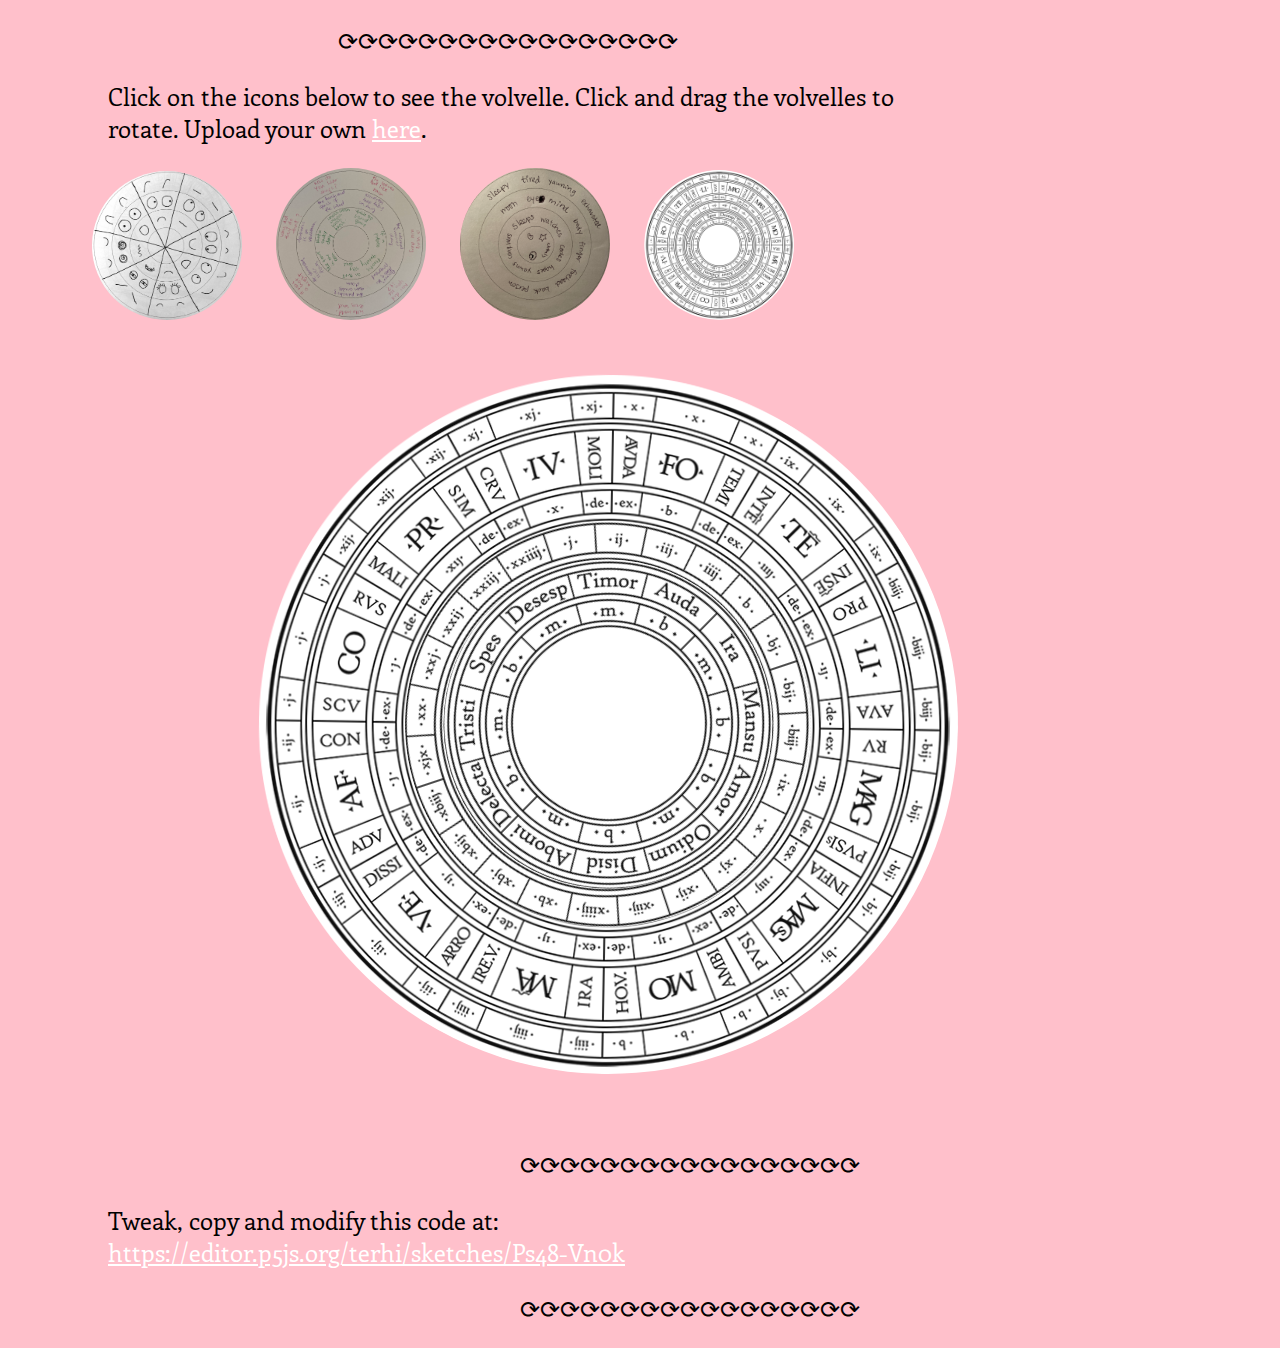
<file: volvelle-image/volvelles.html>
<!--

This code is mostly code written by Logan Franken. Franken posted this project
on their blog/site on July 25th 2011. Quote from Franken's README:

"
Circle-Puzzle
=============
HTML5 rotating concentric circle puzzle created with the HTML5 canvas element
https://github.com/loganfranken/Circle-Puzzle
http://www.loganfranken.com/blog/22/html5-circle-puzzle/
"

The code was adapted to:
- use p5.js
- change variable names: puzzle -> volvelle
- reorganise code
- allow the user to upload their own image to create a volvelle
- allow user to set the percentages at which the volvelles are cut at

-->

<!DOCTYPE html>
<html>
<head>
	<meta charset="UTF-8">
	<title>volvelle from image</title>
  <link rel="stylesheet" type="text/css" href="assets/css/volvelle-image.css">
	<link rel="icon" type="image/x-icon" href="assets/img/favicon.ico">

</head>
<body>
<div style="max-width: 900px;">
	<p style="text-align: center">⟳⟳⟳⟳⟳⟳⟳⟳⟳⟳⟳⟳⟳⟳⟳⟳⟳</p>
	<p>Click on the icons below to see the volvelle. Click and drag the volvelles to rotate. 
        Upload your own <a target="_blank" href="index.html" style="color:white">here</a>.
    </p>
	<div style="text-align: center">
	<img onclick="createRotatingVolvelle(terhi)" style="cursor: pointer; width: 150px; margin-right: 30px; border-radius: 50%" src="assets/img/terhi.png"></img>
	<img onclick="createRotatingVolvelle(christine)" style="cursor: pointer; width: 150px; margin-right: 30px; border-radius: 50%" src="assets/img/christine.jpg"></img>
	<img onclick="createRotatingVolvelle(nightlyTest)" style="cursor: pointer; width: 150px; margin-right: 30px; border-radius: 50%" src="assets/img/terhi-test.png"></img>
	<img onclick="createRotatingVolvelle(barros)" style="cursor: pointer; width: 150px; margin-right: 30px; border-radius: 50%" src="assets/img/TABall-low-1.png"></img>
	</div>

    <div id="puzzle-canvas-wrapper"></div>
	</div>

<p style="text-align: center">⟳⟳⟳⟳⟳⟳⟳⟳⟳⟳⟳⟳⟳⟳⟳⟳⟳</p>
	<p>Tweak, copy and modify this code at:
			<br><a target="_blank" style="color:white" href="https://editor.p5js.org/terhi/sketches/Ps48-Vn0k">https://editor.p5js.org/terhi/sketches/Ps48-Vn0k</a></p>
			<p style="text-align: center">⟳⟳⟳⟳⟳⟳⟳⟳⟳⟳⟳⟳⟳⟳⟳⟳⟳</p>

	<script language="javascript" type="text/javascript" src="assets/lib/p5.min.js"></script>
	<script language="javascript" type="text/javascript" src="assets/script/volvelle-image.js"></script>
</body>
</html>
</file>
<file: game-board/assets/css/game-board.css>
.gameboard {
  position: relative;
  height: 800px;
}

.boardelements {
  position: absolute;
  width: 80vw;
}

#pointer{
  opacity: 0.8;
}

#rotatebutton {
  cursor: pointer;
  position: absolute;
  top: 80px;
  left: 20px;
  width: 70px;
  height: 70px;
  background-color: transparent;
  border: none;
  color: black;
  border-radius: 50%;
}

@media screen and (max-width: 992px){

  .gameboard {
    position: relative;
  }

  .boardelements {
    position: absolute;
    width: 140%;
  }

  #rotatebutton {
    cursor: pointer;
    position: absolute;
    font-size: 20px;
    top: 20px;
    left: 20px;
    width: 50px;
    height: 50px;
    background-color: transparent;
    border: none;
    color: black;
    border-radius: 50%;
  }
}
</file>
<file: simple-english/assets/css/simple-english.css>
@font-face {
  font-family: "Enriqueta";
  src: url("../fonts/Enriqueta-Regular.ttf");
  font-weight: normal;
  font-style: normal;
}

#tree-of-virtues{
  height: 100vh;
}

#tree-div{
  width: 50%;
  top: 0px;
  right: 0px;
  position: fixed;
}

#book{
  width: 45%;
  float: left;
}

.sentences{
  font-family: "Enriqueta";
  top: 200px;
  left: 200px;
}

.sentencesTitle{
  font-family: "Enriqueta";
  font-size: 24px;
}



.changingText{
  font-family: "Enriqueta";
  font-size: 18px;
  cursor: pointer;
  margin-left: 100px;
}

@media screen and (max-width: 992px) {

  #tree-div{
    width: 100vh;
    position: relative;
  }

  #book{
    width: 100vw;
  }

  .sentences{
    left: 0px;
    width: 100vw;
  }

  .sentencesTitle{
    font-size: 42px;
  }

  .changingText{
    font-size: 35px;
    cursor: pointer;
    margin-left: 0px;
  }

}
</file>
<file: volvelle-image/assets/css/volvelle-image.css>
@font-face {
  font-family: "Enriqueta";
  src: url("../fonts/Enriqueta-Regular.ttf");
  font-weight: normal;
  font-style: normal;
}

body
{
  background: pink;
}

#puzzle-canvas-wrapper
{
  cursor: pointer;
  height: 800px;
  margin: 0 auto 0 auto;
  width: 800px;
  margin-left: 200px;
}

#uploadButton{
  font-family: "Enriqueta";
  width: 700px;
  font-size: 24px;
}

input::file-selector-button {
  font-family: "Enriqueta";
  color: black;
  padding: 0.5em;
  border: solid 2px black;
  border-radius: 50px;
  background-color: white;
  cursor: pointer;
}


#uploadButtonInfo{
  font-size: 24px;
}

p{
  font-family: "Enriqueta";
  margin-left: 100px;
  color: black;
  font-size: 24px;
}

@media screen and (max-width: 992px){

  p{
    margin-left: 20px;
    font-size: 36px;
  }

  #uploadButtonInfo{
    font-size: 60px;
  }

  #otherVolvelles{
    font-size: 60px;
  }

  #uploadButton{
    width: 700px;
    height: 130px;
    font-size: 50px;
  }

  input::file-selector-button {
    font-size: 50px;
    color: black;
    padding: 0.5em;
    border: solid 2px black;
    border-radius: 50px;
    background-color: white;
    cursor: pointer;
  }

  #puzzle-canvas-wrapper
  {
    margin: 0 auto 0 auto;
    width: 800px;
    margin-left: 0px;
  }

}
</file>
<file: words-of-wisdom/assets/css/words-of-wisdom.css>
@font-face {
  font-family: "Enriqueta";
  src: url("../fonts/Enriqueta-Regular.ttf");
  font-weight: normal;
  font-style: normal;
}

.image{
  margin-top: 50px;
  margin-bottom: -60px;
  width: 300px;
}

#wisdomSentences{
  font-family: "Enriqueta", Times New Roman, Helvetica, Arial, sans-serif;
  text-align: center;
}

#speakButton{
  font-size: 48px;
  font-family: "Enriqueta", Times New Roman, Helvetica, Arial, sans-serif;
  text-align: center;
  z-index: 1000;
  bottom: 40px;
  right: 40px;
  width: 100px;
  height: 100px;
  border-radius: 50px;
  position: fixed;
  cursor: pointer;
  border: 2px solid #000;
  border-color: black;
  background: white;
}

#speakButton:active {
  background: rgb(255, 20, 147);
  color:#FFF;
}

.title{
  font-size: 30px;
  font-style: bold;
}

.virtueSentences{
  margin-left: 20px;
  font-size: 20px;
}

#userSpeaks{
  color:  rgb(255, 20, 147);
  position: fixed;
  width: 200px;
  left: 80px;
  top: 60px;
  font-family: "Enriqueta", Times New Roman, Helvetica, Arial, sans-serif;
  text-align: center;
  font-size: 30px;
  z-index: 10;
}

#score-box{
  font-family: "Enriqueta", Times New Roman, Helvetica, Arial, sans-serif;
  font-size: 18px;
  text-align: center;
  position: fixed;
  left: 50px;
  bottom: 45px;
  width: 150px;
  border-radius: 20px;
  border: 2px solid #000;
  border-color: black;
  background-color: white;
}

.instructions{
  position: fixed;
  font-family: "Enriqueta", Times New Roman, Helvetica, Arial, sans-serif;
  font-size: 16px;
  text-align: center;
  top: 50px;
  left: 100px;
  width: 200px;
  max-height: 400px;
  z-index: 1000;
  background-color: #FFF;
  border-radius: 10px;
  border: 2px solid #000;
  line-height: 1;
  padding-left: 30px;
  padding-right: 30px;
}

.infobutton{
  font-family: "Enriqueta", Times New Roman, Helvetica, Arial, sans-serif;
  font-size: 18px;
  text-align: center;
  z-index: 1000;
  top: 40px;
  left: 40px;
  width: 45px;
  height: 45px;
  border-radius: 50px;
  position: fixed;
  cursor: pointer;
  border: 2px solid #000;
  border-color: black;
  background: white;
}

#container{
  position: relative;
  width: window.innerWidth;
  height: window.innerHeight;
}

#heartDIV{
  width: 100%;
  height: 100%;
  top: 10px;
  text-align: center;
  position:absolute;
}

@media screen and (max-width: 992px) {

  .image{
    margin-top: 100px;
    margin-bottom: -150px;
    width: 90vw;
  }

  #speakButton{
    font-size: 100px;
    text-align: center;
    z-index: 1000;
    bottom: 40px;
    right: 40px;
    width: 180px;
    height: 180px;
    border-radius: 50px;
    position: fixed;
    cursor: pointer;
    border: 2px solid #000;
    border-color: black;
    background: white;
  }

  #score-box{
    font-size: 60px;
    bottom: 40px;
    right: 45px;
    width: 350px;
    height: 110px;
  }

  #score{
    margin-top: 10px;
  }

  .title{
    font-size: 80px;
    font-style: bold;
  }

  .virtueSentences{
    font-size: 45px;
  }

  .infobutton{
    font-size: 70px;
    text-align: center;
    z-index: 1000;
    top: 40px;
    left: 40px;
    width: 110px;
    height: 110px;
    border-radius: 50px;
    position: fixed;
    cursor: pointer;
    border: 2px solid #000;
    border-color: black;
    background: white;
  }

  .instructions{
    position: fixed;
    font-size: 45px;
    text-align: center;
    top: 200px;
    left: 200px;
    width: 500px;
    max-height: 1300px;
    z-index: 1000;
    background-color: #FFF;
    border-radius: 10px;
    border: 2px solid #000;
    line-height: 1;
    padding-left: 30px;
    padding-right: 30px;
  }

}
</file>
<file: volvelle-image/css/volvelle-image.css>
body
{
  background: pink;
}

#puzzle-canvas-wrapper
{
  height: 1000px;
  margin: 70px auto 0 auto;
  width: 2000px;
  margin-left: 200px;
}

#uploadButton{
  width: 200px;
  height: 50px;
  font-size: 24px;
}


p{
  margin-left: 100px;
  color: black;
  font-size: 24px;
}
</file>
